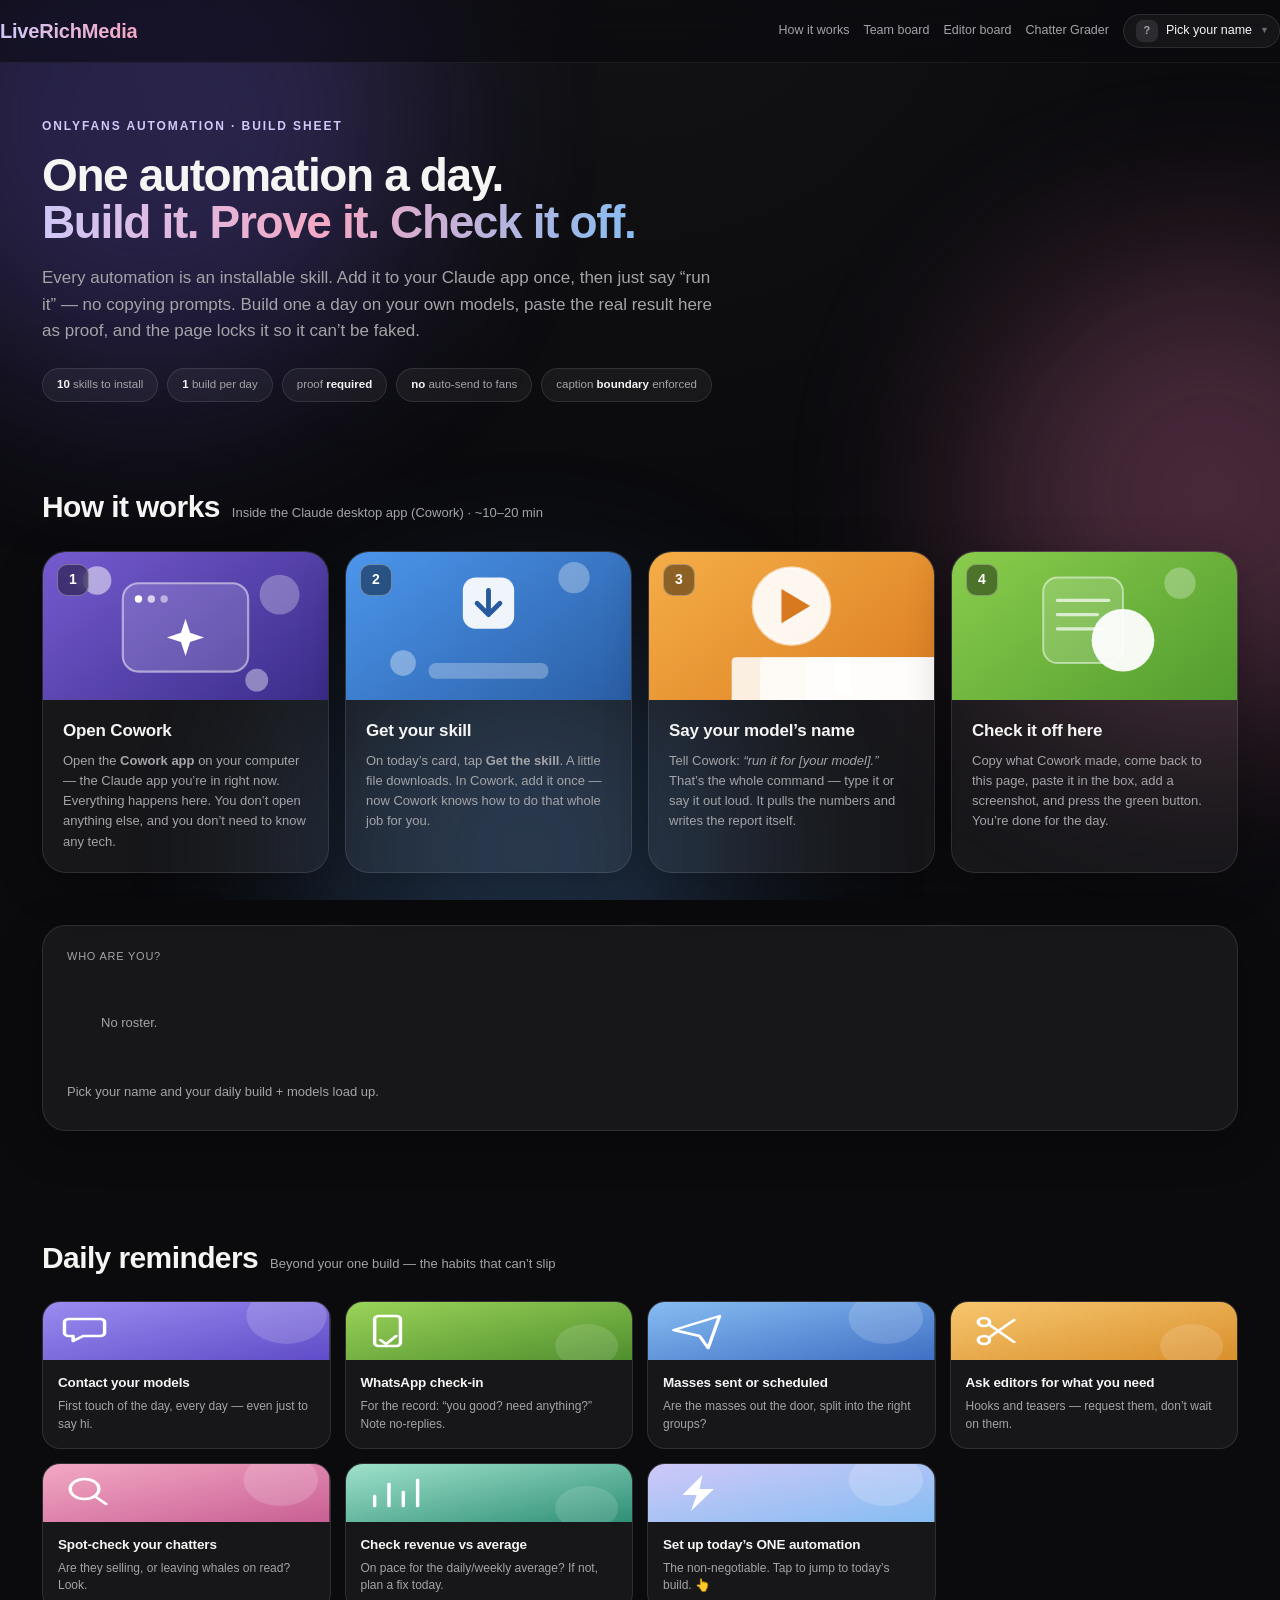
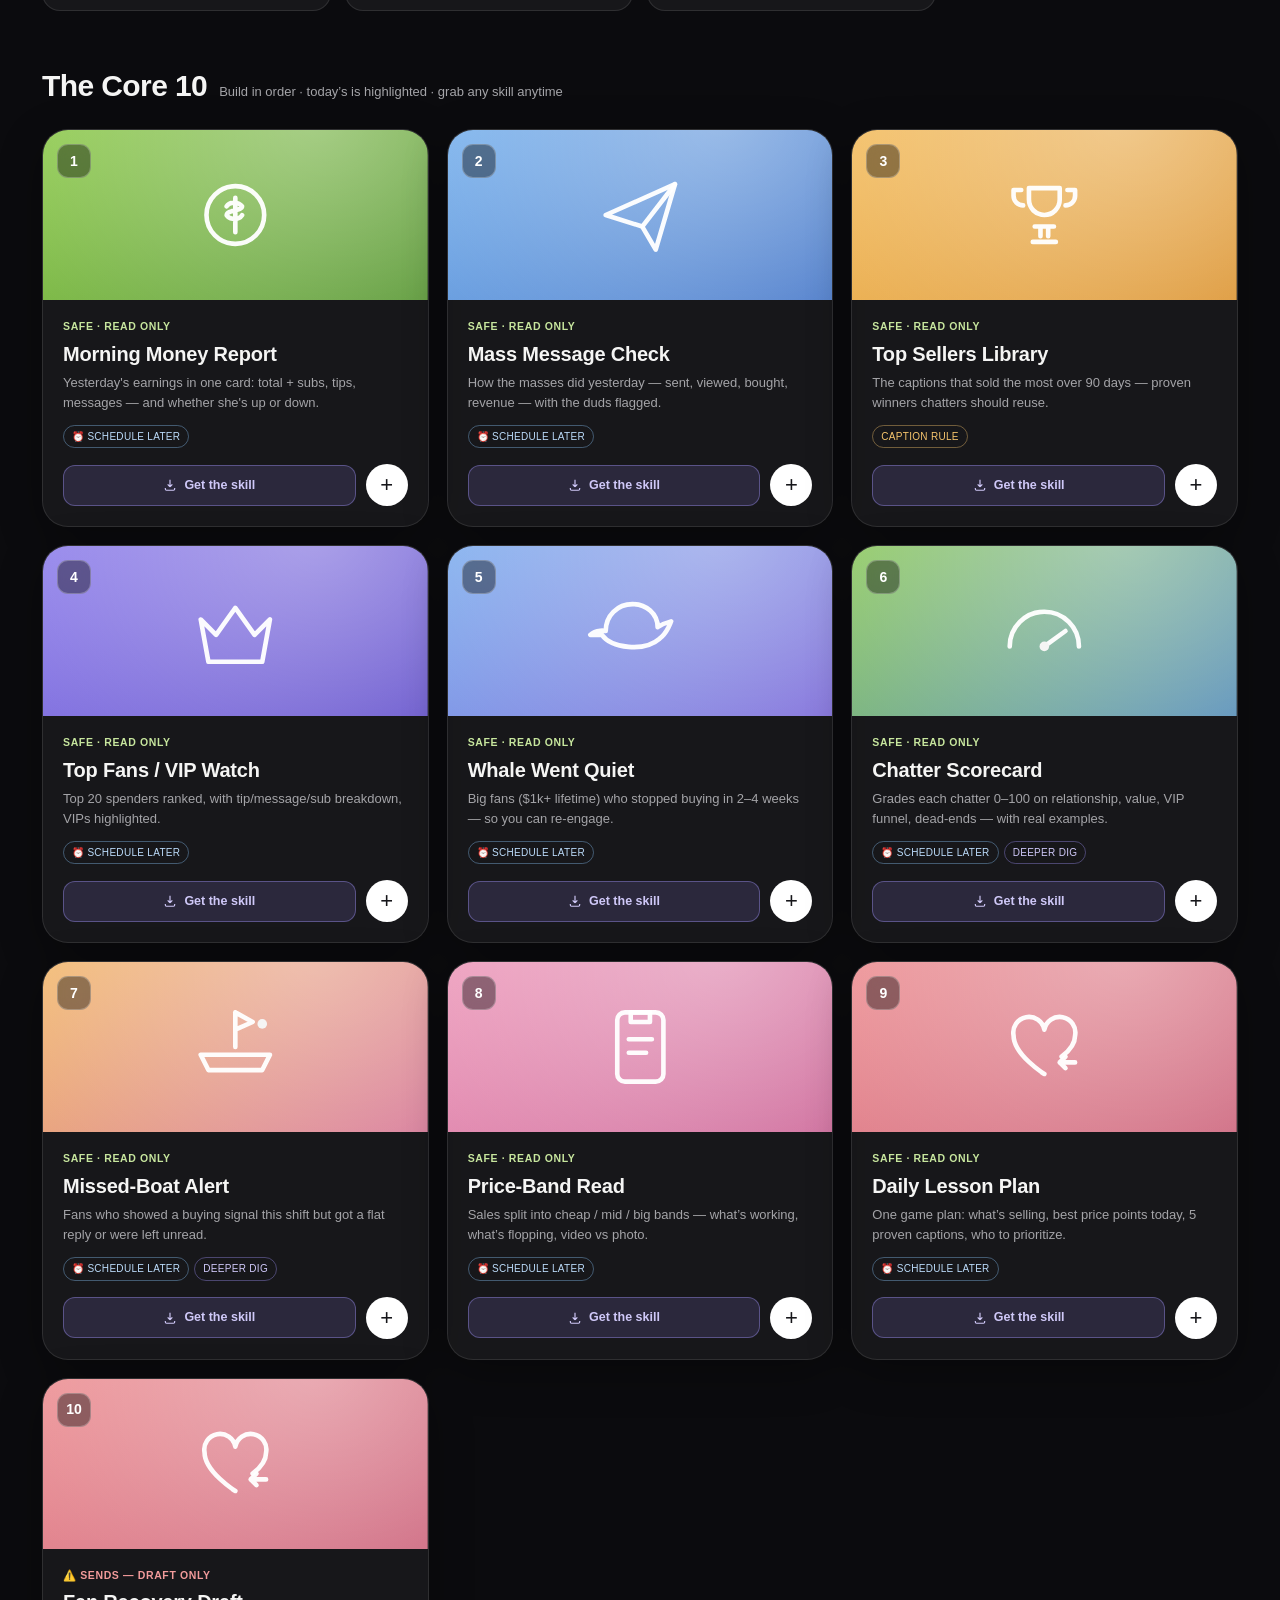
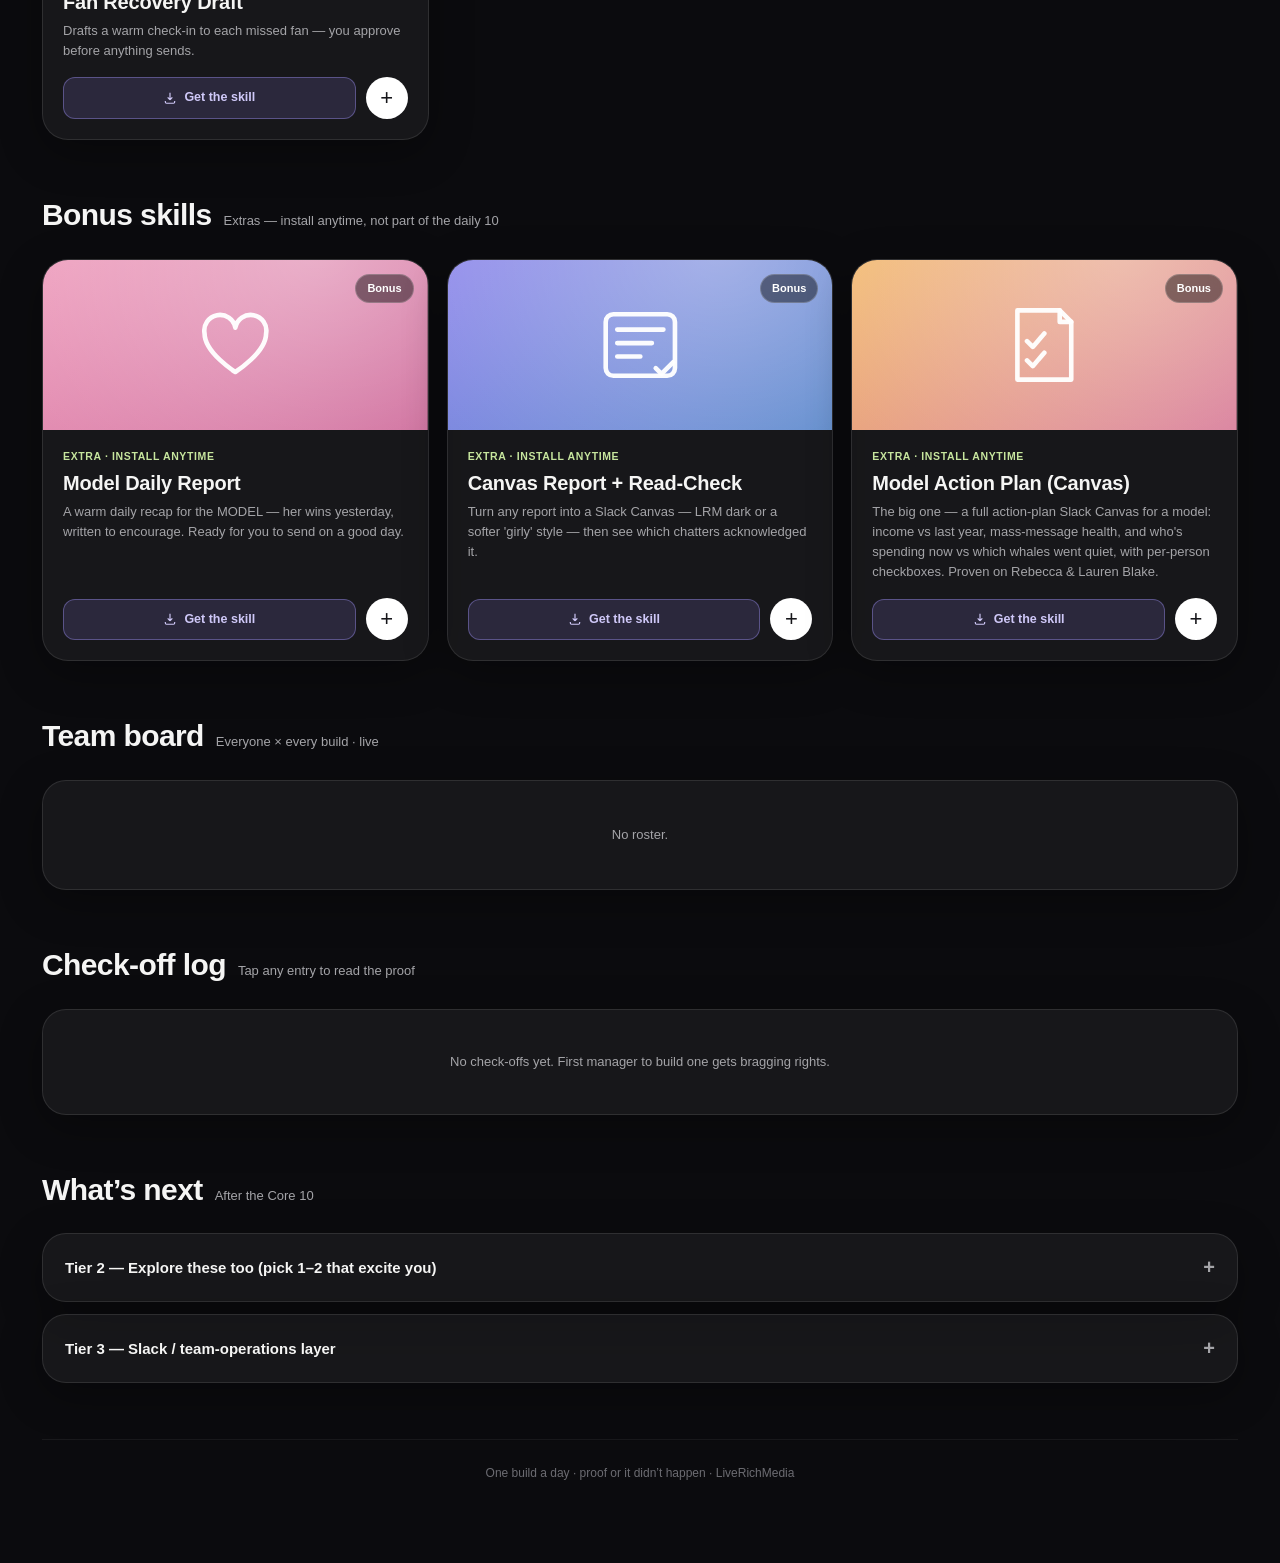
<file: index.html>
<!DOCTYPE html>
<html lang="en">
<head>
<meta charset="UTF-8">
<meta name="viewport" content="width=device-width, initial-scale=1.0">
<title>LRM Build Tracker</title>
<link rel="stylesheet" href="lrm.css">
</head>
<body>
<div class="mesh"><div class="blob b1"></div><div class="blob b2"></div><div class="blob b3"></div></div>
<div class="grain"></div>

<div class="nav">
  <div class="brand">LiveRichMedia</div>
  <div class="nav-right">
    <a class="nav-link" onclick="document.getElementById('how').scrollIntoView()">How it works</a>
    <a class="nav-link" onclick="document.getElementById('board').scrollIntoView()">Team board</a>
    <a class="nav-link" href="./editors.html">Editor board</a>
    <a class="nav-link" href="./chatter-grader.html">Chatter Grader</a>
    <div class="who-pill" onclick="document.getElementById('pick').scrollIntoView()"><span class="dot" id="navDot" style="background:rgba(255,255,255,.1);color:#a4a4a8">?</span><span id="navWho">Pick your name</span><span class="chev">▼</span></div>
  </div>
</div>

<div class="shell">
  <div class="hero reveal">
    <div class="eyebrow">OnlyFans automation · build sheet</div>
    <h1>One automation a day.<br><span class="g">Build it. Prove it. Check it off.</span></h1>
    <p class="lede">Every automation is an installable skill. Add it to your Claude app once, then just say “run it” — no copying prompts. Build one a day on your own models, paste the real result here as proof, and the page locks it so it can’t be faked.</p>
    <div class="chips">
      <span class="chip"><b>10</b> skills to install</span>
      <span class="chip"><b>1</b> build per day</span>
      <span class="chip">proof <b>required</b></span>
      <span class="chip"><b>no</b> auto-send to fans</span>
      <span class="chip">caption <b>boundary</b> enforced</span>
    </div>
  </div>

  <div class="sec reveal" id="how">
    <div class="sec-h"><h2>How it works</h2><span class="sub">Inside the Claude desktop app (Cowork) · ~10–20 min</span></div>
    <div class="how">
      <div class="stepc" style="animation-delay:0ms">
        <div class="scene"><span class="num">1</span><svg viewBox="0 0 200 148" preserveAspectRatio="xMidYMid slice" xmlns="http://www.w3.org/2000/svg"><defs><linearGradient id="hw1" x1="0" y1="0" x2="1" y2="1"><stop offset="0" stop-color="#7b5fd6"/><stop offset="1" stop-color="#352883"/></linearGradient></defs><rect width="200" height="148" fill="url(#hw1)"/><circle class="fl1" cx="38" cy="42" r="10" fill="rgba(255,255,255,.5)"/><circle class="fl2" cx="166" cy="52" r="14" fill="rgba(255,255,255,.28)"/><circle class="fl3" cx="150" cy="112" r="8" fill="rgba(255,255,255,.4)"/><rect x="56" y="44" width="88" height="62" rx="11" fill="rgba(255,255,255,.15)" stroke="rgba(255,255,255,.5)" stroke-width="1.5"/><circle cx="67" cy="55" r="2.6" fill="#fff"/><circle cx="76" cy="55" r="2.6" fill="rgba(255,255,255,.7)"/><circle cx="85" cy="55" r="2.6" fill="rgba(255,255,255,.5)"/><g class="fl4" transform="translate(100 82)" fill="#fff"><path d="M0 -13 L3.2 -3.2 L13 0 L3.2 3.2 L0 13 L-3.2 3.2 L-13 0 L-3.2 -3.2 Z"/></g></svg></div>
        <div class="sb"><h4>Open Cowork</h4><p>Open the <b>Cowork app</b> on your computer — the Claude app you’re in right now. Everything happens here. You don’t open anything else, and you don’t need to know any tech.</p></div>
      </div>
      <div class="stepc" style="animation-delay:70ms">
        <div class="scene"><span class="num">2</span><svg viewBox="0 0 200 148" preserveAspectRatio="xMidYMid slice" xmlns="http://www.w3.org/2000/svg"><defs><linearGradient id="hw2" x1="0" y1="0" x2="1" y2="1"><stop offset="0" stop-color="#4f9bf2"/><stop offset="1" stop-color="#27599f"/></linearGradient></defs><rect width="200" height="148" fill="url(#hw2)"/><circle class="fl1" cx="40" cy="100" r="9" fill="rgba(255,255,255,.35)"/><circle class="fl2" cx="160" cy="40" r="11" fill="rgba(255,255,255,.3)"/><rect x="58" y="100" width="84" height="11" rx="5" fill="rgba(255,255,255,.28)"/><g class="bob"><rect x="82" y="40" width="36" height="36" rx="9" fill="rgba(255,255,255,.92)"/><path d="M100 49 v16 M92 58 l8 8 8 -8" stroke="#27599f" stroke-width="3.4" fill="none" stroke-linecap="round" stroke-linejoin="round"/></g></svg></div>
        <div class="sb"><h4>Get your skill</h4><p>On today’s card, tap <b>Get the skill</b>. A little file downloads. In Cowork, add it once — now Cowork knows how to do that whole job for you.</p></div>
      </div>
      <div class="stepc" style="animation-delay:140ms">
        <div class="scene"><span class="num">3</span><svg viewBox="0 0 200 148" preserveAspectRatio="xMidYMid slice" xmlns="http://www.w3.org/2000/svg"><defs><linearGradient id="hw3" x1="0" y1="0" x2="1" y2="1"><stop offset="0" stop-color="#f7b24a"/><stop offset="1" stop-color="#d9791f"/></linearGradient></defs><rect width="200" height="148" fill="url(#hw3)"/><circle class="ring" cx="100" cy="60" r="27" fill="none" stroke="rgba(255,255,255,.6)" stroke-width="2"/><g class="pulse"><circle cx="100" cy="60" r="27" fill="rgba(255,255,255,.92)"/><path d="M93 48 l20 12 -20 12 z" fill="#d9791f"/></g><rect class="bar b1" x="58" y="96" width="12" height="26" rx="3" fill="rgba(255,255,255,.85)"/><rect class="bar b2" x="78" y="96" width="12" height="26" rx="3" fill="rgba(255,255,255,.7)"/><rect class="bar b3" x="110" y="96" width="12" height="26" rx="3" fill="rgba(255,255,255,.7)"/><rect class="bar b4" x="130" y="96" width="12" height="26" rx="3" fill="rgba(255,255,255,.85)"/></svg></div>
        <div class="sb"><h4>Say your model’s name</h4><p>Tell Cowork: <i>“run it for [your model].”</i> That’s the whole command — type it or say it out loud. It pulls the numbers and writes the report itself.</p></div>
      </div>
      <div class="stepc" style="animation-delay:210ms">
        <div class="scene"><span class="num">4</span><svg viewBox="0 0 200 148" preserveAspectRatio="xMidYMid slice" xmlns="http://www.w3.org/2000/svg"><defs><linearGradient id="hw4" x1="0" y1="0" x2="1" y2="1"><stop offset="0" stop-color="#8fd14f"/><stop offset="1" stop-color="#4d982c"/></linearGradient></defs><rect width="200" height="148" fill="url(#hw4)"/><circle class="fl2" cx="160" cy="44" r="11" fill="rgba(255,255,255,.28)"/><rect x="64" y="40" width="56" height="60" rx="10" fill="rgba(255,255,255,.16)" stroke="rgba(255,255,255,.5)" stroke-width="1.4"/><path d="M74 56 h36 M74 66 h28 M74 76 h32" stroke="rgba(255,255,255,.7)" stroke-width="2.4" stroke-linecap="round"/><circle cx="120" cy="84" r="22" fill="rgba(255,255,255,.94)"/><path class="check" d="M110 84 l7 7 14 -15" stroke="#4d982c" stroke-width="4.2" fill="none" stroke-linecap="round" stroke-linejoin="round"/></svg></div>
        <div class="sb"><h4>Check it off here</h4><p>Copy what Cowork made, come back to this page, paste it in the box, add a screenshot, and press the green button. You’re done for the day.</p></div>
      </div>
    </div>
  </div>

  <div class="sec reveal" id="pick">
    <div class="pickbar glass">
      <div class="pb-label">Who are you?</div>
      <div class="mgr-row" id="mgrRow"><span class="empty">Loading roster…</span></div>
      <div class="mgr-models" id="mgrModels"></div>
      <div class="mgr-note" id="mgrNote"></div>
    </div>
  </div>

  <div class="sec reveal">
    <div class="dash" id="dash"></div>
    <div class="spot glass" id="spot"></div>
  </div>

  <div class="sec reveal">
    <div class="sec-h"><h2>Daily reminders</h2><span class="sub">Beyond your one build — the habits that can’t slip</span></div>
    <div class="tier-grid">
      <div class="tcard"><div class="tart"><svg viewBox="0 0 200 58" preserveAspectRatio="none"><defs><linearGradient id="rm1" x1="0" y1="0" x2="1" y2="1"><stop offset="0" stop-color="#9a8cf0"/><stop offset="1" stop-color="#5f4cc8"/></linearGradient></defs><rect width="200" height="58" fill="url(#rm1)"/><circle cx="170" cy="14" r="28" fill="rgba(255,255,255,.16)"/><g transform="translate(16 15)" fill="none" stroke="#fff" stroke-width="2.4" stroke-linecap="round" stroke-linejoin="round"><path d="M2 2h22a3 3 0 013 3v11a3 3 0 01-3 3H12l-7 5v-5H2a3 3 0 01-3-3V5a3 3 0 013-3z"/></g></svg></div><div class="tb"><div class="tt">Contact your models</div><div class="td">First touch of the day, every day — even just to say hi.</div></div></div>
      <div class="tcard"><div class="tart"><svg viewBox="0 0 200 58" preserveAspectRatio="none"><defs><linearGradient id="rm2" x1="0" y1="0" x2="1" y2="1"><stop offset="0" stop-color="#9bd459"/><stop offset="1" stop-color="#4f8f2e"/></linearGradient></defs><rect width="200" height="58" fill="url(#rm2)"/><circle cx="168" cy="44" r="22" fill="rgba(255,255,255,.13)"/><g transform="translate(18 14)" fill="none" stroke="#fff" stroke-width="2.4" stroke-linecap="round" stroke-linejoin="round"><rect x="2" y="0" width="18" height="30" rx="3"/><path d="M6 24l4 4 7-8"/></g></svg></div><div class="tb"><div class="tt">WhatsApp check-in</div><div class="td">For the record: “you good? need anything?” Note no-replies.</div></div></div>
      <div class="tcard"><div class="tart"><svg viewBox="0 0 200 58" preserveAspectRatio="none"><defs><linearGradient id="rm3" x1="0" y1="0" x2="1" y2="1"><stop offset="0" stop-color="#86bdf2"/><stop offset="1" stop-color="#3f6fc4"/></linearGradient></defs><rect width="200" height="58" fill="url(#rm3)"/><circle cx="166" cy="16" r="26" fill="rgba(255,255,255,.16)"/><g transform="translate(16 12)" fill="none" stroke="#fff" stroke-width="2.4" stroke-linecap="round" stroke-linejoin="round"><path d="M2 16 34 2 26 34 20 22z"/></g></svg></div><div class="tb"><div class="tt">Masses sent or scheduled</div><div class="td">Are the masses out the door, split into the right groups?</div></div></div>
      <div class="tcard"><div class="tart"><svg viewBox="0 0 200 58" preserveAspectRatio="none"><defs><linearGradient id="rm4" x1="0" y1="0" x2="1" y2="1"><stop offset="0" stop-color="#f7c66e"/><stop offset="1" stop-color="#d98f2c"/></linearGradient></defs><rect width="200" height="58" fill="url(#rm4)"/><circle cx="168" cy="44" r="22" fill="rgba(255,255,255,.14)"/><g transform="translate(18 14)" fill="none" stroke="#fff" stroke-width="2.4" stroke-linecap="round" stroke-linejoin="round"><circle cx="5" cy="6" r="4"/><circle cx="5" cy="24" r="4"/><path d="M8.5 8.5 26 26M8.5 21.5 26 4"/></g></svg></div><div class="tb"><div class="tt">Ask editors for what you need</div><div class="td">Hooks and teasers — request them, don’t wait on them.</div></div></div>
      <div class="tcard"><div class="tart"><svg viewBox="0 0 200 58" preserveAspectRatio="none"><defs><linearGradient id="rm5" x1="0" y1="0" x2="1" y2="1"><stop offset="0" stop-color="#f3a8c4"/><stop offset="1" stop-color="#c85f93"/></linearGradient></defs><rect width="200" height="58" fill="url(#rm5)"/><circle cx="166" cy="16" r="26" fill="rgba(255,255,255,.16)"/><g transform="translate(17 13)" fill="none" stroke="#fff" stroke-width="2.4" stroke-linecap="round" stroke-linejoin="round"><circle cx="12" cy="12" r="10"/><path d="M19 19l8 8"/></g></svg></div><div class="tb"><div class="tt">Spot-check your chatters</div><div class="td">Are they selling, or leaving whales on read? Look.</div></div></div>
      <div class="tcard"><div class="tart"><svg viewBox="0 0 200 58" preserveAspectRatio="none"><defs><linearGradient id="rm6" x1="0" y1="0" x2="1" y2="1"><stop offset="0" stop-color="#9FE1CB"/><stop offset="1" stop-color="#2f8f76"/></linearGradient></defs><rect width="200" height="58" fill="url(#rm6)"/><circle cx="168" cy="44" r="22" fill="rgba(255,255,255,.13)"/><g transform="translate(18 12)" fill="none" stroke="#fff" stroke-width="2.4" stroke-linecap="round" stroke-linejoin="round"><path d="M2 30V20M12 30V8M22 30V16M32 30V4"/></g></svg></div><div class="tb"><div class="tt">Check revenue vs average</div><div class="td">On pace for the daily/weekly average? If not, plan a fix today.</div></div></div>
      <div class="tcard" onclick="document.getElementById('buildGrid').scrollIntoView({behavior:'smooth'})" style="cursor:pointer"><div class="tart"><svg viewBox="0 0 200 58" preserveAspectRatio="none"><defs><linearGradient id="rm7" x1="0" y1="0" x2="1" y2="1"><stop offset="0" stop-color="#cfc8f8"/><stop offset="1" stop-color="#86bdf2"/></linearGradient></defs><rect width="200" height="58" fill="url(#rm7)"/><circle cx="166" cy="16" r="26" fill="rgba(255,255,255,.18)"/><g transform="translate(22 11)" fill="#fff"><path d="M16 0 2 20h10l-4 16 16-22H14z"/></g></svg></div><div class="tb"><div class="tt">Set up today’s ONE automation</div><div class="td">The non-negotiable. Tap to jump to today’s build. 👆</div></div></div>
    </div>
  </div>

  <div class="sec reveal">
    <div class="sec-h"><h2>The Core 10</h2><span class="sub">Build in order · today’s is highlighted · grab any skill anytime</span></div>
    <div class="grid" id="buildGrid"><div class="empty">Loading…</div></div>
  </div>

  <div class="sec reveal">
    <div class="sec-h"><h2>Bonus skills</h2><span class="sub">Extras — install anytime, not part of the daily 10</span></div>
    <div class="grid" id="bonusGrid"></div>
  </div>

  <div class="sec reveal" id="board">
    <div class="sec-h"><h2>Team board</h2><span class="sub">Everyone × every build · live</span></div>
    <div class="board-wrap glass" id="boardCard"><div class="empty">Loading…</div></div>
  </div>

  <div class="sec reveal">
    <div class="sec-h"><h2>Check-off log</h2><span class="sub">Tap any entry to read the proof</span></div>
    <div class="feed glass" id="feedCard"><div class="empty">Loading…</div></div>
  </div>

  <div class="sec reveal">
    <div class="sec-h"><h2>What’s next</h2><span class="sub">After the Core 10</span></div>
    <details class="ref glass"><summary>Tier 2 — Explore these too (pick 1–2 that excite you)</summary><div class="rb" id="t2"></div></details>
    <details class="ref glass"><summary>Tier 3 — Slack / team-operations layer</summary><div class="rb" id="t3"></div></details>
  </div>

  <div class="foot">One build a day · proof or it didn’t happen · LiveRichMedia</div>
</div>

<div class="modal-bg" id="modalBg" onclick="if(event.target===this)closeModal()"><div class="modal" id="modalInner"></div></div>

<script>
const SUPA='https://hqvtbfainhtkfptglfuv.supabase.co';
const KEY='eyJhbGciOiJIUzI1NiIsInR5cCI6IkpXVCJ9.eyJpc3MiOiJzdXBhYmFzZSIsInJlZiI6ImhxdnRiZmFpbmh0a2ZwdGdsZnV2Iiwicm9sZSI6ImFub24iLCJpYXQiOjE3NzE2MTI2NjEsImV4cCI6MjA4NzE4ODY2MX0.ZCxTY3aslMdcBuy3QNl5IVR4dTWn7SRM5SvkmdUgAT4';
const H={'apikey':KEY,'Authorization':'Bearer '+KEY,'Accept-Profile':'build_tracker','Content-Profile':'build_tracker'};
const MIN_PROOF=40;
const SKILL_BASE='https://liverichtravel.github.io/lrm-build-tracker/skills/';

/* ---- per-skill art (gradient + glyph) ---- */
const ICON={
 b1:['#9bd459','#4f8f2e','<circle cx="32" cy="32" r="15"/><path d="M32 23v18M27.5 27.5a4.5 3.5 0 018 0c0 2.6-8 1.6-8 4.6a4.5 3.5 0 008 0"/>'],
 b2:['#86bdf2','#3f6fc4','<path d="M14 32 50 16 40 50 33 38z"/><path d="M33 38 50 16"/>'],
 b3:['#f7c66e','#d98f2c','<path d="M24 18h16v6a8 8 0 01-16 0zM20 19h-4v3a5 5 0 005 5M44 19h4v3a5 5 0 01-5 5M27 38h10M30 38v5M34 38v5M26 46h12"/>'],
 b4:['#9a8cf0','#5f4cc8','<path d="M14 26l8 8 10-14 10 14 8-8-4 22H18z"/>'],
 b5:['#86bdf2','#7b5fd6','<path d="M12 34c5 7 22 9 30 2 4-3 6-9 6-9-4 1-7 3-7 3 0-7-6-12-13-12-8 0-14 6-14 14 0 0-5-1-8 2zM41 28v.1"/>'],
 b6:['#9bd459','#4f86c6','<path d="M14 40a18 18 0 1136 0" /><path d="M32 40l11-8"/><circle cx="32" cy="40" r="2.5" fill="currentColor" stroke="none"/>'],
 b7:['#f7c66e','#d36f9e','<path d="M14 36h36l-4 8H18zM32 14v18M32 14l9 5-9 4" /><circle cx="46" cy="20" r="2.5" fill="currentColor" stroke="none"/>'],
 b8:['#9a8cf0','#d36f9e','<path d="M14 46V30M26 46V20M38 46V34M50 46V24"/>'],
 b9:['#f3a8c4','#c85f93','<rect x="20" y="14" width="24" height="36" rx="4"/><path d="M27 14h10v5H27zM26 28h12M26 35h9"/>'],
 b8s:['','',''],
 b10:['#f29b9b','#c85f7a','<path d="M32 46S16 36 16 26a8 8 0 0116-3 8 8 0 0116 3c0 4-3 8-7 11"/><path d="M40 40h8M40 40l3-3M40 40l3 3"/>']
};
function artSVG(b,big){
  const ic=ICON[b.id]||['#9a8cf0','#5f4cc8','<circle cx="32" cy="32" r="14"/>'];
  return `<svg viewBox="0 0 200 ${big?150:170}" preserveAspectRatio="xMidYMid slice" xmlns="http://www.w3.org/2000/svg">
    <defs>
      <linearGradient id="g-${b.id}${big?'m':''}" x1="0" y1="0" x2="1" y2="1">
        <stop offset="0" stop-color="${ic[0]}"/><stop offset="1" stop-color="${ic[1]}"/>
      </linearGradient>
      <radialGradient id="rg-${b.id}${big?'m':''}" cx="0.7" cy="0.2" r="0.9">
        <stop offset="0" stop-color="rgba(255,255,255,.35)"/><stop offset="1" stop-color="rgba(255,255,255,0)"/>
      </radialGradient>
    </defs>
    <rect width="200" height="${big?150:170}" fill="url(#g-${b.id}${big?'m':''})"/>
    <rect width="200" height="${big?150:170}" fill="url(#rg-${b.id}${big?'m':''})"/>
    <g transform="translate(${100-32} ${(big?75:85)-32})" fill="none" stroke="rgba(255,255,255,.96)" stroke-width="2.4" stroke-linecap="round" stroke-linejoin="round">${ic[2]}</g>
  </svg>`;
}

const BUILDS=[
 {id:'b1',day:1,name:'Morning Money Report',skill:'of-morning-money',sched:true,deep:false,sends:false,caption:false,
  does:"Yesterday's earnings in one card: total + subs, tips, messages — and whether she's up or down.",
  prompt:"Run my Morning Money skill for [model] (yesterday's earnings: total, subs, tips, messages, up or down vs the day before, LRM style).",
  endpoint:'getEarnings, getEarningsOverview',result:'A dark LRM card with total earnings, the breakdown, and an up/down arrow vs the prior day.'},
 {id:'b2',day:2,name:'Mass Message Check',skill:'of-mass-check',sched:true,deep:false,sends:false,caption:false,
  does:'How the masses did yesterday — sent, viewed, bought, revenue — with the duds flagged.',
  prompt:"Run my Mass Message Check skill for [model] (yesterday's masses: sent, viewed, bought, revenue; flag the duds).",
  endpoint:'massMessages, getMassMessageOverview',result:'A list of yesterday’s masses with sent/viewed/bought/revenue and the duds flagged.'},
 {id:'b3',day:3,name:'Top Sellers Library',skill:'of-top-sellers',sched:false,deep:false,sends:false,caption:true,
  does:'The captions that sold the most over 90 days — proven winners chatters should reuse.',
  prompt:"Run my Top Sellers skill for [model] (top 20 captions by number of sales over 90 days). Study only — no explicit wording.",
  endpoint:'massMessages (filter by purchases)',result:'A top-20 list of proven captions with how many times each sold.'},
 {id:'b4',day:4,name:'Top Fans / VIP Watch',skill:'of-vip-watch',sched:true,deep:false,sends:false,caption:false,
  does:'Top 20 spenders ranked, with tip/message/sub breakdown, VIPs highlighted.',
  prompt:"Run my VIP Watch skill for [model] (top 20 spenders, tips/messages/subs breakdown, VIPs highlighted).",
  endpoint:'listTopFans',result:'A ranked top-20 spender card with the breakdown and VIPs marked.'},
 {id:'b5',day:5,name:'Whale Went Quiet',skill:'of-whale-quiet',sched:true,deep:false,sends:false,caption:false,
  does:'Big fans ($1k+ lifetime) who stopped buying in 2–4 weeks — so you can re-engage.',
  prompt:"Run my Whale Went Quiet skill for [model] ($1k+ lifetime fans who haven't bought in 2–4 weeks, with their old spend).",
  endpoint:'listTopFans + transaction history',result:'A short list of lapsed whales with names and their old spend.'},
 {id:'b6',day:6,name:'Chatter Scorecard',skill:'of-chatter-scorecard',sched:true,deep:true,sends:false,caption:false,
  does:'Grades each chatter 0–100 on relationship, value, VIP funnel, dead-ends — with real examples.',
  prompt:"Run my Chatter Scorecard skill for [model] (grade each chatter 0–100 on relationship, value, VIP funnel, no dead-ends; 3 good + 3 bad real examples).",
  endpoint:'directMessages',result:'A scorecard per chatter (0–100) with three good and three bad real message examples.'},
 {id:'b7',day:7,name:'Missed-Boat Alert',skill:'of-missed-boat',sched:true,deep:true,sends:false,caption:false,
  does:'Fans who showed a buying signal this shift but got a flat reply or were left unread.',
  prompt:"Run my Missed-Boat skill for [model] (this shift's fans who showed a buying signal but got a flat reply or were left unread).",
  endpoint:'directMessages',result:'A list of buying-signal fans who slipped through this shift.'},
 {id:'b9',day:8,name:'Price-Band Read',skill:'of-price-band',sched:true,deep:false,sends:false,caption:false,
  does:'Sales split into cheap / mid / big bands — what’s working, what’s flopping, video vs photo.',
  prompt:"Run my Price-Band skill for [model] (last 3 weeks split into cheap/mid/big bands: what's selling, what's flopping, video vs photo).",
  endpoint:'massMessages, getEarnings',result:'A price-band breakdown showing winners, flops, and video-vs-photo demand.'},
 {id:'b10',day:9,name:'Daily Lesson Plan',skill:'of-daily-lesson',sched:true,deep:false,sends:false,caption:false,
  does:'One game plan: what’s selling, best price points today, 5 proven captions, who to prioritize.',
  prompt:"Run my Daily Lesson Plan skill for [model] (what's selling now, best price points today, 5 proven captions, fans to prioritize).",
  endpoint:'combines Mass Check, Top Sellers, VIP Watch, Price-Band',result:'A one-card game plan: what to push, price points, 5 captions, fans to prioritize.'},
 {id:'b8',day:10,name:'Fan Recovery Draft',skill:'of-fan-recovery',sched:false,deep:false,sends:true,caption:false,
  does:'Drafts a warm check-in to each missed fan — you approve before anything sends.',
  prompt:"Run my Fan Recovery skill for [model] (draft a check-in for each missed fan). Show me the drafts — DO NOT send until I approve.",
  endpoint:'directMessages (read) → sendMessage (only after approval)',result:'A set of draft check-in messages, one per fan — nothing sent. You review, then approve each.'}
];
/* map b8 art to its real key */
ICON['b8']=ICON['b10']; // fan recovery uses heart glyph

const BONUS=[
 {id:'x1',name:'Model Daily Report',skill:'of-model-daily-report',sends:false,
  does:"A warm daily recap for the MODEL — her wins yesterday, written to encourage. Ready for you to send on a good day.",
  prompt:"Run my Model Daily Report skill for [model]. Pull yesterday's earnings and wins, write a warm recap I can send her — lead with the good news if she's up. Draft only, I'll send it.",
  endpoint:'getEarnings, getMassMessageOverview, listTopFans',result:'A warm, on-brand recap addressed to the model — draft only, you send it.'},
 {id:'x2',name:'Canvas Report + Read-Check',skill:'of-canvas-report',sends:false,
  does:"Turn any report into a Slack Canvas — LRM dark or a softer 'girly' style — then see which chatters acknowledged it.",
  prompt:"Run my Canvas Report skill: turn [this report] into a Slack Canvas for [channel] in [LRM dark / soft girly] style, then tell me which chatters acknowledged it.",
  endpoint:'Slack canvas + reactions (acknowledgement)',result:'A Slack Canvas in your chosen style + a who-acknowledged / who-hasn’t list.'},
 {id:'x3',name:'Model Action Plan (Canvas)',skill:'of-model-action-plan',sends:true,featured:true,
  does:"The big one — a full action-plan Slack Canvas for a model: income vs last year, mass-message health, and who's spending now vs which whales went quiet, with per-person checkboxes. Proven on Rebecca & Lauren Blake.",
  prompt:"Make an action plan for [model]: build the team Canvas with income vs last year, mass-message health, the whale spending breakdown (paying now vs gone quiet), and per-person checkboxes. Confirm the channel before posting.",
  endpoint:'OnlyFans API + Slack (confirm channel, then post)',result:'A posted team Canvas with the diagnosis, the quiet-whale assignment, and check-off boxes for the model, chatters, and manager.'}];
ICON['x1']=['#f3a8c4','#c85f93','<path d="M32 46S16 36 16 26a8 8 0 0116-3 8 8 0 0116 3c0 10-16 20-16 20z"/>'];
ICON['x2']=['#9a8cf0','#4f86c6','<rect x="14" y="16" width="36" height="32" rx="4"/><path d="M20 24h24M20 31h18M20 38h12"/><path d="M40 44l3 3 6-6"/>'];
ICON['x3']=['#f7c66e','#d36f9e','<path d="M18 14h22l6 6v30H18z"/><path d="M40 14v6h6"/><path d="M23 30l3 3 6-7M23 40l3 3 6-7"/>'];
const byBonus=id=>BONUS.find(x=>x.id===id);

const T2=[['Spender tier auto-sorter','group every fan cheap/mid/whale so masses hit the right list'],['Refund & chargeback watch ⏰','flag disputes/refunds as they hit'],['First-time buyer catcher','spot a fan’s first-ever purchase so chatters pounce'],['Tip-chaser','fans who tip but don’t buy PPV (and vice versa)'],['Shift-over-shift comparison ⏰','same chatter vs their own normal; catch slipping early'],['Response-time check','how long fans wait for a reply'],['Unsent-content tracker','flag what should’ve been unsent and wasn’t'],['Dead-conversation reviver','fans who went quiet mid-chat, never closed'],['Content gap finder','what’s selling that we’re low on → ask model to shoot'],['OFTV / promo countdown prep','pull what worked last promo'],['Holiday & event calendar ⏰','auto-remind ahead of holidays/paydays'],['Best-performing post finder','which wall posts drove subs; repost winners'],['Caption help — the RIGHT way','study top captions & why they worked, suggest non-explicit angles. No explicit wording, ever.'],['Voice note → game plan','speak it, get a clean written plan'],['Daily viral-topics feed ⏰','trending things to talk about, into Slack'],['Shift summarizer','auto-summarize a chatter’s shift'],['Model check-in drafts','draft WhatsApp check-ins'],['Model performance report','the report you send each model'],['Manager’s morning briefing ⏰','ALL her accounts in one card'],['"What changed" detector','model dropped? compare to her best week, name what slacked'],['Win-back list','lapsed whales across all her models, ready to re-engage']];
const T3=[['Morning Slack sweep ⏰','overnight @s, urgent or unanswered messages, newspaper-style · safe read'],['Unanswered-message catcher ⏰','chatter question or model message sitting with no reply · safe read'],['Clock-out report check ⏰','who didn’t leave their end-of-shift report · safe read'],['Problem triage','simple & known → handle; real problem → flag, don’t guess · draft-and-confirm'],['Scheduled chatter check-ins ⏰','"you good? need anything?" mid-shift · simple = auto-send OK'],['Score-request reminders ⏰','auto-ping chatters to send scores X min into shift'],['Encouragement / morale pings ⏰','positive note on a good shift, gentle nudge on a slow one'],['Daily viral-topics drop ⏰','trending topics into the team channel'],['⚠️ Build note','auto-firing on a schedule needs the hosted job layer (cron/agent) — Slack Workflow Builder covers fixed-time pings only.']];

const AV=[['#cfc8f8','#26215C'],['#bcdcfb','#042C53'],['#f3a8c4','#4B1528'],['#f7c66e','#412402'],['#c7e69e','#173404'],['#9FE1CB','#04342C'],['#F0997B','#4A1B0C'],['#B4B2A9','#2C2C2A']];
let roster=[],checkoffs=[],selMgr=localStorage.getItem('bs_manager')||null;
const laToday=()=>new Date().toLocaleDateString('en-CA',{timeZone:'America/Los_Angeles'});
const esc=s=>{const d=document.createElement('div');d.textContent=s==null?'':String(s);return d.innerHTML;};
const fmtDate=d=>{const[y,m,dd]=d.split('-');return new Date(+y,+m-1,+dd).toLocaleDateString('en-US',{month:'short',day:'numeric'});};
const avatarFor=n=>{let h=0;for(const c of n)h=(h*31+c.charCodeAt(0))>>>0;return AV[h%AV.length];};
const byId=id=>BUILDS.find(b=>b.id===id);

async function loadData(){
  try{
    const[r1,r2]=await Promise.all([
      fetch(SUPA+'/rest/v1/build_sheet_roster?select=*&active=eq.true&order=sort',{headers:H}),
      fetch(SUPA+'/rest/v1/build_sheet_checkoffs?select=*&order=created_at.desc',{headers:H})]);
    roster=await r1.json();checkoffs=await r2.json();
    if(!Array.isArray(roster))roster=[];if(!Array.isArray(checkoffs))checkoffs=[];
  }catch(e){roster=[];checkoffs=[];}
  renderAll();
}
const mgrChecks=m=>checkoffs.filter(c=>c.manager===m);
const doneBuild=(m,b)=>checkoffs.find(c=>c.manager===m&&c.build_id===b);
const doneToday=m=>checkoffs.find(c=>c.manager===m&&c.checked_date===laToday());
const nextBuild=m=>{for(const b of BUILDS)if(!doneBuild(m,b.id))return b;return null;};

function renderAll(){renderMgrs();renderNav();renderDash();renderSpot();renderGrid();renderBonus();renderBoard();renderFeed();renderRef();observeReveals();}

function renderNav(){const dot=document.getElementById('navDot'),who=document.getElementById('navWho');
  if(selMgr){const a=avatarFor(selMgr);dot.style.background=a[0];dot.style.color=a[1];dot.textContent=selMgr[0];who.textContent=selMgr;}
  else{dot.style.background='rgba(255,255,255,.1)';dot.style.color='#a4a4a8';dot.textContent='?';who.textContent='Pick your name';}}
function renderMgrs(){
  document.getElementById('mgrRow').innerHTML=roster.map(r=>`<button class="mgr-chip${r.manager===selMgr?' sel':''}" onclick="pickMgr('${esc(r.manager)}')">${esc(r.manager)}</button>`).join('')||'<span class="empty">No roster.</span>';
  const r=roster.find(x=>x.manager===selMgr);
  document.getElementById('mgrModels').innerHTML=r?'<b>Your models:</b> '+r.models.map(esc).join(' · '):'Pick your name and your daily build + models load up.';
  document.getElementById('mgrNote').textContent=r&&r.note?'⚠ '+r.note:'';}
function pickMgr(m){selMgr=m;localStorage.setItem('bs_manager',m);renderAll();document.getElementById('pick').scrollIntoView({behavior:'smooth'});}

function renderDash(){const el=document.getElementById('dash');if(!selMgr){el.innerHTML='';return;}
  const mine=mgrChecks(selMgr).length,tToday=checkoffs.filter(c=>c.checked_date===laToday()).length,total=checkoffs.length;
  el.innerHTML=`
   <div class="dcard glass g1"><div class="glow"></div><div class="label">${esc(selMgr)} — your progress</div><div class="big">${mine}/10</div>
     <div class="pbar"><i style="width:${mine*10}%"></i></div><div class="small" style="margin-top:9px">${10-mine} build${10-mine===1?'':'s'} left in the Core 10</div></div>
   <div class="dcard glass g2"><div class="glow"></div><div class="label">Team built today</div><div class="big">${tToday}/${roster.length}</div><div class="small">${fmtDate(laToday())}</div></div>
   <div class="dcard glass g3"><div class="glow"></div><div class="label">Total proven</div><div class="big">${total}</div><div class="small">of ${roster.length*10} across the team</div></div>`;}

function renderSpot(){const el=document.getElementById('spot');if(!selMgr){el.className='spot glass';el.innerHTML='';return;}
  const dt=doneToday(selMgr),nb=nextBuild(selMgr);
  if(dt){el.className='spot glass show done-state';el.innerHTML=`<div class="kicker">✓ Today is done</div><h3>Nice — you built “${esc(dt.build_name)}”</h3><p class="does">Your next build unlocks tomorrow. Check the team board to see how everyone else is doing.</p>`;}
  else if(nb){el.className='spot glass show';el.innerHTML=`<div class="kicker">Today’s build · #${nb.day} of 10</div><h3>${esc(nb.name)}</h3><p class="does">${esc(nb.does)}</p><button class="spot-btn" onclick="openBuild('${nb.id}')">Open today’s build →</button>`;}
  else{el.className='spot glass show done-state';el.innerHTML=`<div class="kicker">🏁 Tier 1 complete</div><h3>All 10 built and proven</h3><p class="does">Pick 1–2 from Tier 2 that excite you.</p>`;}}

function renderGrid(){const el=document.getElementById('buildGrid');
  const nb=selMgr?nextBuild(selMgr):null,dt=selMgr?doneToday(selMgr):null;
  el.innerHTML=BUILDS.map(b=>{
    const done=selMgr?doneBuild(selMgr,b.id):null;
    const isToday=selMgr&&nb&&nb.id===b.id&&!dt;
    const locked=selMgr&&!done&&!isToday;
    let state='';
    if(done)state=`<span class="statechip ok">✓ ${fmtDate(done.checked_date)}</span>`;
    else if(isToday)state=`<span class="statechip tdy">Today</span>`;
    else if(locked)state=`<span class="statechip lk">🔒</span>`;
    let mb='';
    if(b.sched)mb+='<span class="mb sched">⏰ schedule later</span>';
    if(b.deep)mb+='<span class="mb deep">deeper dig</span>';
    if(b.caption)mb+='<span class="mb cap">caption rule</span>';
    const dl=`<svg viewBox="0 0 24 24" fill="none" stroke="currentColor" stroke-width="2"><path d="M12 3v12m0 0l-4-4m4 4l4-4M4 17v2a2 2 0 002 2h12a2 2 0 002-2v-2"/></svg>`;
    return `<div class="card${isToday?' today':''}${done?' done':''}${locked?' locked':''}" style="animation-delay:${BUILDS.indexOf(b)*45}ms" onclick="openBuild('${b.id}')">
      <div class="art">${artSVG(b,false)}<span class="daychip">${b.day}</span>${state}</div>
      <div class="cbody">
        <div class="kick ${b.sends?'sends':'safe'}">${b.sends?'⚠️ Sends — draft only':'Safe · read only'}</div>
        <div class="ctitle">${esc(b.name)}</div>
        <div class="cdesc">${esc(b.does)}</div>
        ${mb?`<div class="minibadges">${mb}</div>`:''}
        <div class="cfoot">
          <a class="skill-btn" href="${SKILL_BASE}${b.skill}.skill" download onclick="event.stopPropagation()">${dl} Get the skill</a>
          <button class="plus${locked?' lk':''}" onclick="event.stopPropagation();openBuild('${b.id}')" title="Open">${locked?'🔒':'+'}</button>
        </div>
      </div>
    </div>`;
  }).join('');
}

function renderBonus(){const el=document.getElementById('bonusGrid');if(!el)return;
  const dl=`<svg viewBox="0 0 24 24" fill="none" stroke="currentColor" stroke-width="2"><path d="M12 3v12m0 0l-4-4m4 4l4-4M4 17v2a2 2 0 002 2h12a2 2 0 002-2v-2"/></svg>`;
  el.innerHTML=BONUS.map((b,i)=>`<div class="card" style="animation-delay:${i*45}ms" onclick="openInfo('${b.id}')">
    <div class="art">${artSVG(b,false)}<span class="statechip" style="color:#fff">Bonus</span></div>
    <div class="cbody">
      <div class="kick safe">Extra · install anytime</div>
      <div class="ctitle">${esc(b.name)}</div>
      <div class="cdesc">${esc(b.does)}</div>
      <div class="cfoot">
        <a class="skill-btn" href="${SKILL_BASE}${b.skill}.skill" download onclick="event.stopPropagation()">${dl} Get the skill</a>
        <button class="plus" onclick="event.stopPropagation();openInfo('${b.id}')" title="Open">+</button>
      </div>
    </div></div>`).join('');
}
function openInfo(id){
  const b=byBonus(id); if(!b)return;
  const dl=`<svg viewBox="0 0 24 24" fill="none" stroke="currentColor" stroke-width="2"><path d="M12 3v12m0 0l-4-4m4 4l4-4M4 17v2a2 2 0 002 2h12a2 2 0 002-2v-2"/></svg>`;
  const hp=esc(b.prompt).replace(/\[model\]/g,'<span class="hl">[model]</span>').replace(/\[channel\]/g,'<span class="hl">[channel]</span>').replace(/\[this report\]/g,'<span class="hl">[this report]</span>').replace(/\[LRM dark \/ soft girly\]/g,'<span class="hl">[LRM dark / soft girly]</span>');
  document.getElementById('modalInner').innerHTML=`
    <div class="m-art">${artSVG(b,true)}<button class="m-close" onclick="closeModal()">✕</button></div>
    <div class="m-body">
      <h3>${esc(b.name)}</h3><div class="mdesc">${esc(b.does)}</div>
      <div class="m-badges"><span class="badge safe">Bonus · not part of the daily 10</span></div>
      <a class="m-skill" href="${SKILL_BASE}${b.skill}.skill" download>${dl} Get the skill</a>
      <div class="run"><div class="rt">How to run it</div><ol>
        <li><span class="h">Install the skill</span><span class="d">Tap <span class="ps">Get the skill</span>, add the <code>.skill</code> file in your Claude app.</span></li>
        <li><span class="h">Tell Claude to run it</span><span class="d">It builds: <i>${esc(b.result)}</i></span></li>
      </ol>
      <div class="prompt-box"><div class="pl">Say this to Claude — tap copy</div><div class="pt">${hp}</div><button class="copy" onclick="copyBonus('${b.id}',this)">Copy</button></div>
      <div class="endpoint">Uses: <code>${esc(b.endpoint)}</code></div>
      ${id==='x2'?'<div class="warn cap"><b>Read-check, honestly:</b> Slack can’t prove a silent view. This checks who reacted ✅ / tapped acknowledge — that part is provable.</div>':'<div class="warn snd"><b>Goes to the model, not fans.</b> Draft only — you send it yourself.</div>'}
      </div>
    </div>`;
  document.getElementById('modalBg').classList.add('open');document.body.style.overflow='hidden';
}
function copyBonus(id,btn){navigator.clipboard.writeText(byBonus(id).prompt).then(()=>{btn.textContent='Copied ✓';setTimeout(()=>btn.textContent='Copy',1500);});}

/* ---- modal ---- */
function openBuild(id){
  const b=byId(id); if(!b)return;
  const done=selMgr?doneBuild(selMgr,id):null;
  const nb=selMgr?nextBuild(selMgr):null, dt=selMgr?doneToday(selMgr):null;
  const isToday=selMgr&&nb&&nb.id===id&&!dt;
  const locked=selMgr&&!done&&!isToday;
  const dl=`<svg viewBox="0 0 24 24" fill="none" stroke="currentColor" stroke-width="2"><path d="M12 3v12m0 0l-4-4m4 4l4-4M4 17v2a2 2 0 002 2h12a2 2 0 002-2v-2"/></svg>`;
  let badges=`<span class="badge ${b.sends?'sends':'safe'}">${b.sends?'⚠️ Sends — draft only':'Safe · read only'}</span>`;
  if(b.sched)badges+='<span class="badge sched">⏰ schedule after proven</span>';
  if(b.deep)badges+='<span class="badge deep">deeper dig · slower</span>';
  if(b.caption)badges+='<span class="badge cap">caption boundary</span>';
  const hp=esc(b.prompt).replace(/\[model\]/g,'<span class="hl">[model]</span>');
  let mid='';
  if(!selMgr){
    mid=`<div class="lockmsg">Pick your name at the top of the page first, then open today’s build.</div>`;
  } else if(done){
    mid=`<div class="proof"><div class="pm">✓ Proof · checked off ${fmtDate(done.checked_date)}</div><pre>${esc(done.proof_text)}</pre>${done.screenshot_url?`<a href="${esc(done.screenshot_url)}" target="_blank">View screenshot →</a>`:''}</div>`;
  } else if(isToday){
    mid=`<div class="run"><div class="rt">How to run this build</div><ol>
        <li><span class="h">Install the skill</span><span class="d">Tap <span class="ps">Get the skill</span> below, then add the <code>.skill</code> file in your Claude app.</span></li>
        <li><span class="h">Turn on the OnlyFans connector</span><span class="d">In Claude, make sure OnlyFans is connected.</span></li>
        <li><span class="h">Tell Claude to run it</span><span class="d">Swap <code>[model]</code> for one of your own. It builds: <i>${esc(b.result)}</i></span></li>
        <li><span class="h">Paste the result as proof</span><span class="d">Copy what Claude gave you into the box, add a screenshot, check it off.</span></li>
      </ol>
      <div class="prompt-box"><div class="pl">Say this to Claude — tap copy</div><div class="pt">${hp}</div><button class="copy" onclick="copyPrompt('${b.id}',this)">Copy</button></div>
      <div class="endpoint">Pulls from: <code>${esc(b.endpoint)}</code></div>
      ${b.caption?'<div class="warn cap"><b>Caption boundary:</b> study captions and why they worked only. Claude will NOT write explicit wording — this protects the account from bans.</div>':''}
      ${b.sends?'<div class="warn snd"><b>⚠️ This one can send.</b> It only drafts. Nothing goes to a fan until you personally approve each message.</div>':''}
    </div>
    <div class="form">
      <div class="fl">Proof — paste what Claude actually gave you (min ${MIN_PROOF} characters)</div>
      <textarea id="m-proof" placeholder="Paste the report Claude produced when you ran the skill…" oninput="mCount()"></textarea>
      <div class="cc" id="m-cc">0 / ${MIN_PROOF}</div>
      <div class="filerow"><span class="fl" style="margin:0">Screenshot (encouraged)</span><input type="file" id="m-shot" accept="image/*"></div>
      <button class="submit" id="m-btn" onclick="submitCheckoff('${b.id}')">Check it off ✓</button>
      <div class="fmsg" id="m-msg"></div>
    </div>`;
  } else if(locked){
    const need=nb?nb.day:'?';
    mid=`<div class="prompt-box"><div class="pl">Say this to Claude (once it’s your turn)</div><div class="pt">${hp}</div><button class="copy" onclick="copyPrompt('${b.id}',this)">Copy</button></div>
      <div class="lockmsg">🔒 This unlocks after you finish build #${need}. You build one a day, in order — but you can install this skill now so it’s ready.</div>`;
  }
  document.getElementById('modalInner').innerHTML=`
    <div class="m-art">${artSVG(b,true)}<button class="m-close" onclick="closeModal()">✕</button></div>
    <div class="m-body">
      <h3>${esc(b.name)}</h3>
      <div class="mdesc">${esc(b.does)}</div>
      <div class="m-badges">${badges}</div>
      <a class="m-skill" href="${SKILL_BASE}${b.skill}.skill" download>${dl} Get the skill</a>
      ${mid}
    </div>`;
  document.getElementById('modalBg').classList.add('open');
  document.body.style.overflow='hidden';
}
function closeModal(){document.getElementById('modalBg').classList.remove('open');document.body.style.overflow='';}
document.addEventListener('keydown',e=>{if(e.key==='Escape')closeModal();});
function mCount(){const t=document.getElementById('m-proof').value.trim(),cc=document.getElementById('m-cc');cc.textContent=t.length+' / '+MIN_PROOF;cc.className='cc'+(t.length>=MIN_PROOF?' ok':'');}
function copyPrompt(id,btn){navigator.clipboard.writeText(byId(id).prompt).then(()=>{btn.textContent='Copied ✓';setTimeout(()=>btn.textContent='Copy',1500);});}

async function submitCheckoff(id){
  const b=byId(id),msg=document.getElementById('m-msg'),btn=document.getElementById('m-btn');
  const proof=document.getElementById('m-proof').value.trim();
  if(!selMgr){msg.className='fmsg err';msg.textContent='Pick your name first.';return;}
  if(proof.length<MIN_PROOF){msg.className='fmsg err';msg.textContent='Proof too short — paste the real result ('+MIN_PROOF+'+ characters).';return;}
  btn.disabled=true;msg.className='fmsg';msg.textContent='Submitting…';let url=null;
  try{
    const fe=document.getElementById('m-shot');
    if(fe.files&&fe.files[0]){const f=fe.files[0],ext=(f.name.split('.').pop()||'png').toLowerCase().replace(/[^a-z0-9]/g,'');
      const path=encodeURIComponent(selMgr.toLowerCase())+'/'+id+'-'+Date.now()+'.'+ext;
      const up=await fetch(SUPA+'/storage/v1/object/build-proofs/'+path,{method:'POST',headers:{...H,'content-type':f.type||'image/png'},body:f});
      if(up.ok)url=SUPA+'/storage/v1/object/public/build-proofs/'+path;
      else{msg.className='fmsg err';msg.textContent='Screenshot upload failed ('+up.status+'). Remove it or try again.';btn.disabled=false;return;}}
    const res=await fetch(SUPA+'/rest/v1/build_sheet_checkoffs',{method:'POST',headers:{...H,'content-type':'application/json','prefer':'return=representation'},
      body:JSON.stringify({manager:selMgr,build_id:id,build_name:b.name,proof_text:proof,screenshot_url:url})});
    if(res.ok){msg.className='fmsg ok';msg.textContent='✓ Checked off — locked in. Proof can’t be changed.';await loadData();setTimeout(closeModal,900);}
    else{const e=await res.json().catch(()=>({}));msg.className='fmsg err';
      if((e.message||'').includes('one_per_day'))msg.textContent='You already checked off a build today. One per day — next unlocks tomorrow.';
      else if((e.message||'').includes('one_build_once'))msg.textContent='This build is already checked off for you.';
      else msg.textContent='Failed: '+(e.message||res.status);btn.disabled=false;}
  }catch(err){msg.className='fmsg err';msg.textContent='Network error: '+err.message;btn.disabled=false;}
}

function renderBoard(){const el=document.getElementById('boardCard');if(!roster.length){el.innerHTML='<div class="empty">No roster.</div>';return;}
  let h='<table class="board"><tr><th>Manager</th>'+BUILDS.map(b=>`<th title="${esc(b.name)}">${b.day}</th>`).join('')+'<th>Done</th><th>Today</th></tr>';
  for(const r of roster){const mine=mgrChecks(r.manager),today=doneToday(r.manager);
    h+=`<tr><td>${esc(r.manager)}</td>`+BUILDS.map(b=>{const d=doneBuild(r.manager,b.id);return `<td><span class="cell ${d?'done':'pending'}" title="${esc(b.name)}${d?' · '+fmtDate(d.checked_date):''}">${d?'✓':''}</span></td>`;}).join('')+`<td class="cnt">${mine.length}/10</td><td>${today?'<span style="color:var(--green-t)">✓</span>':'<span style="color:#555">—</span>'}</td></tr>`;}
  el.innerHTML=h+'</table>';}

function renderFeed(){const el=document.getElementById('feedCard');
  if(!checkoffs.length){el.innerHTML='<div class="empty">No check-offs yet. First manager to build one gets bragging rights.</div>';return;}
  el.innerHTML=checkoffs.slice(0,50).map((c,i)=>{const a=avatarFor(c.manager);
    return `<div class="frow" onclick="document.getElementById('fp-${i}').classList.toggle('open')">
      <div class="fav" style="background:${a[0]};color:${a[1]}">${esc(c.manager[0])}</div>
      <div class="finfo"><div class="fname">${esc(c.manager)} · ${esc(c.build_name)}</div><div class="fmeta">${esc(c.proof_text.slice(0,100))}${c.proof_text.length>100?'… (tap to read)':''}</div></div>
      <div class="fdate">${fmtDate(c.checked_date)}</div></div>
      <div class="fproof" id="fp-${i}"><div class="proof"><div class="pm">Full proof</div><pre>${esc(c.proof_text)}</pre>${c.screenshot_url?`<a href="${esc(c.screenshot_url)}" target="_blank">View screenshot →</a>`:''}</div></div>`;}).join('');}

const TPAL=[['#9bd459','#4f8f2e'],['#86bdf2','#3f6fc4'],['#f7c66e','#d98f2c'],['#9a8cf0','#5f4cc8'],['#f3a8c4','#c85f93'],['#9FE1CB','#2f8f76'],['#F0997B','#b8542f'],['#bcdcfb','#5b8fd0']];
function tierCard(x,i){
  const p=TPAL[i%TPAL.length];
  const sched=/⏰/.test(x[0]); const warn=/⚠️/.test(x[0]);
  const title=esc(x[0]).replace('⏰','').replace('⚠️','').trim();
  const art=`<svg viewBox="0 0 200 58" preserveAspectRatio="none" xmlns="http://www.w3.org/2000/svg"><defs><linearGradient id="t${i}" x1="0" y1="0" x2="1" y2="1"><stop offset="0" stop-color="${p[0]}"/><stop offset="1" stop-color="${p[1]}"/></linearGradient></defs><rect width="200" height="58" fill="url(#t${i})"/><circle cx="168" cy="14" r="30" fill="rgba(255,255,255,.18)"/><circle cx="150" cy="44" r="16" fill="rgba(255,255,255,.10)"/></svg>`;
  return `<div class="tcard" style="animation-delay:${i*30}ms"><div class="tart">${art}</div><div class="tb"><div class="tt">${title}</div><div class="td">${esc(x[1])}</div>${sched?'<span class="ttag">⏰ scheduled</span>':''}${warn?'<span class="ttag" style="color:var(--amber);background:rgba(247,198,110,.12);border-color:rgba(247,198,110,.3)">build note</span>':''}</div></div>`;
}
function renderRef(){
  document.getElementById('t2').innerHTML='<div class="tier-grid">'+T2.map((x,i)=>tierCard(x,i)).join('')+'</div>';
  document.getElementById('t3').innerHTML='<div class="tier-grid">'+T3.map((x,i)=>tierCard(x,i)).join('')+'</div>';}

let io;
function observeReveals(){
  if(!io)io=new IntersectionObserver(es=>es.forEach(e=>{if(e.isIntersecting){e.target.classList.add('in');io.unobserve(e.target);}}),{threshold:.06});
  document.querySelectorAll('.reveal:not(.in)').forEach(el=>io.observe(el));
}
loadData();
setInterval(loadData,120000);
</script>
</body>
</html>
</file>
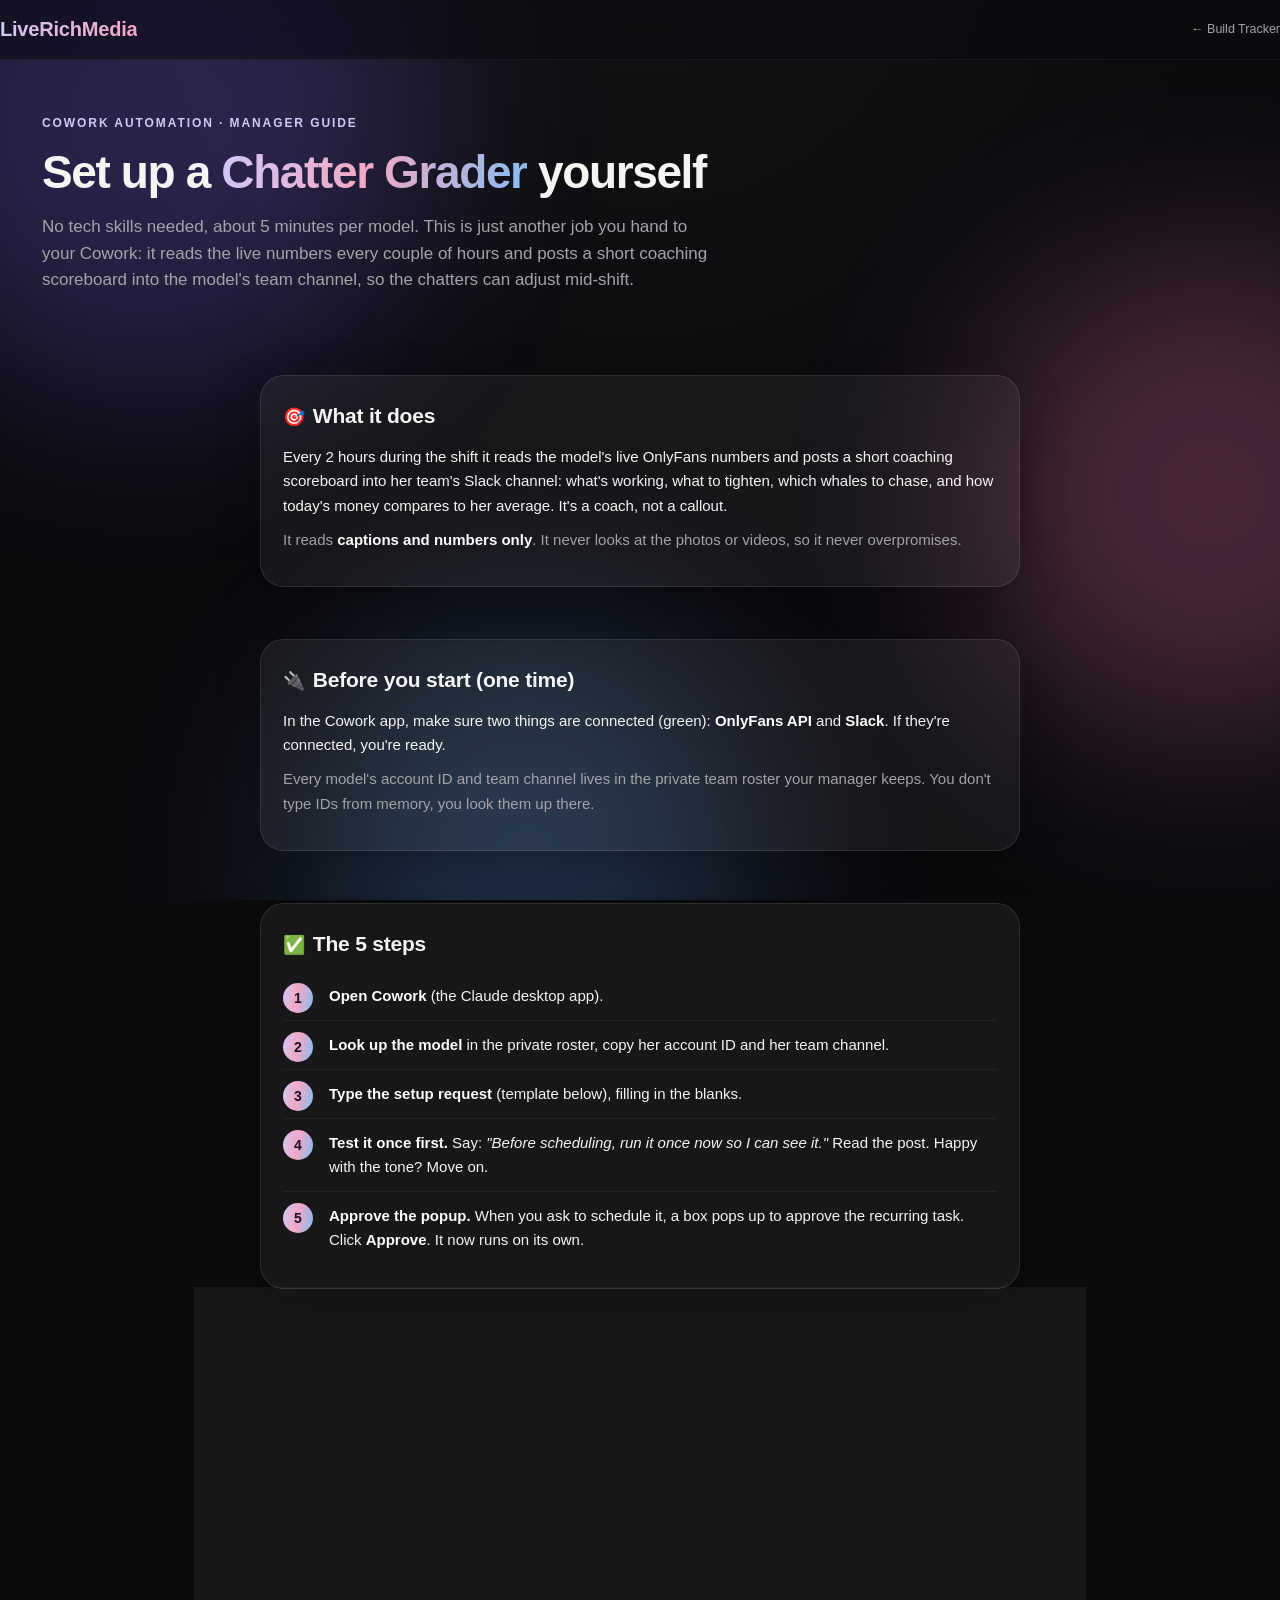
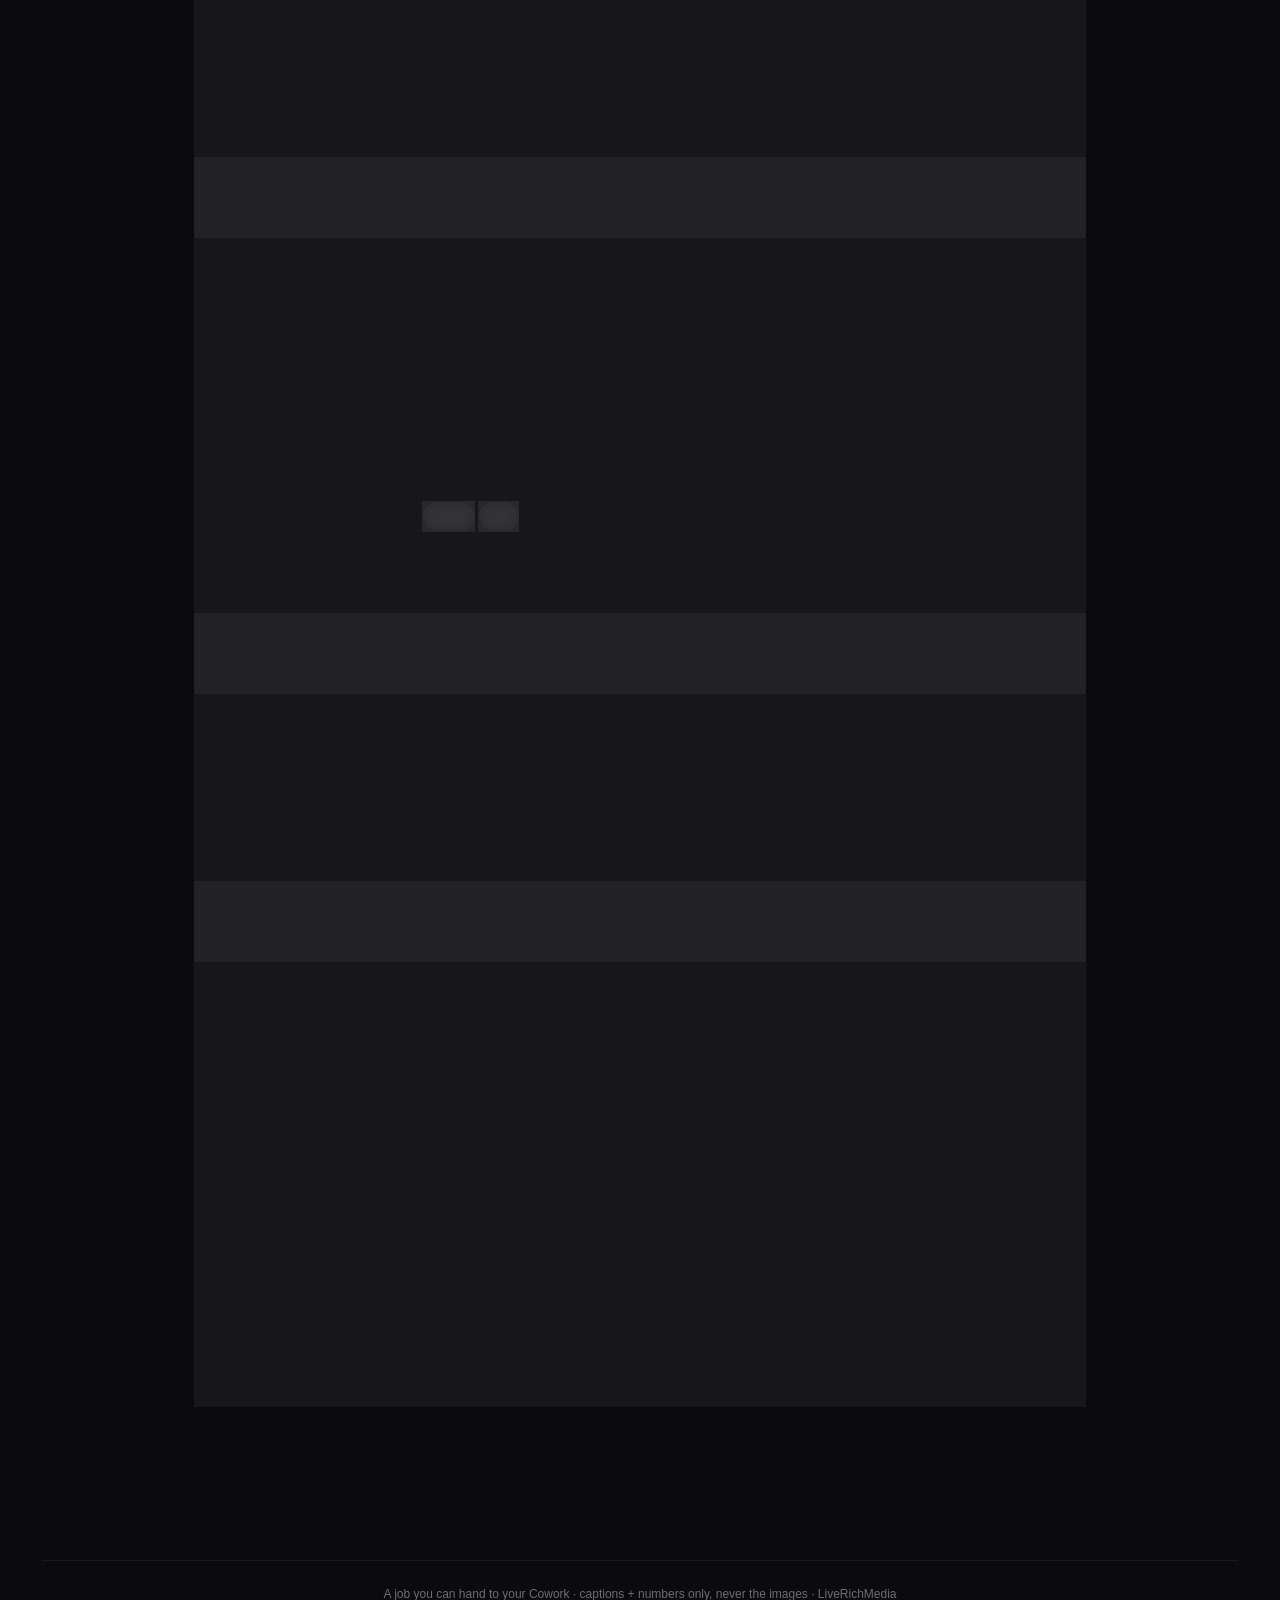
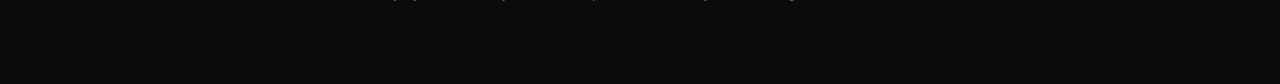
<file: chatter-grader.html>
<!DOCTYPE html>
<html lang="en">
<head>
<meta charset="UTF-8">
<meta name="viewport" content="width=device-width, initial-scale=1.0">
<title>LRM · Chatter Grader Guide</title>
<link rel="stylesheet" href="lrm.css">
<style>
  .guide{max-width:760px;margin:0 auto}
  .guide .glass{padding:24px 22px;margin-bottom:18px}
  .guide h2{font-size:21px;font-weight:700;letter-spacing:-.01em;margin-bottom:12px}
  .guide h2 .ico{font-size:18px;margin-right:8px}
  .guide p{font-size:15px;line-height:1.62;color:var(--text);margin-bottom:10px}
  .guide p.m{color:var(--muted)}
  .guide strong{color:#fff;font-weight:650}
  .steps{list-style:none;counter-reset:s;margin:4px 0 0}
  .steps li{counter-increment:s;position:relative;padding:12px 0 12px 46px;font-size:15px;line-height:1.6;border-top:1px solid var(--stroke-2)}
  .steps li:first-child{border-top:0}
  .steps li::before{content:counter(s);position:absolute;left:0;top:11px;width:30px;height:30px;border-radius:50%;
    background:var(--grad);color:#16131f;font-weight:800;font-size:14px;display:flex;align-items:center;justify-content:center}
  .tmpl{background:rgba(255,255,255,.04);border:1px solid var(--stroke);border-left:3px solid var(--purple);
    border-radius:14px;padding:16px 18px;margin:8px 0;font-size:14.5px;line-height:1.65;color:var(--text)}
  .tmpl .lead{display:block;margin-bottom:8px;color:#fff;font-weight:650}
  .tmpl ul{margin:0;padding-left:18px}
  .tmpl li{margin:4px 0}
  .blank{color:var(--amber)}
  .note{background:rgba(155,212,89,.07);border:1px solid rgba(155,212,89,.22);border-radius:14px;padding:14px 16px;font-size:14px;color:var(--green-t)}
  .roster-cta{background:rgba(243,168,196,.07);border:1px solid rgba(243,168,196,.24);border-radius:14px;padding:14px 16px;font-size:14px;color:var(--pink)}
  .kv{font-size:15px;line-height:1.7}
  .kv b{color:#fff}
  .chip{display:inline-block;background:var(--glass-2);border:1px solid var(--stroke);border-radius:999px;padding:3px 11px;font-size:13px;color:var(--muted);margin:2px 4px 2px 0}
  ul.plain{list-style:none;margin:4px 0 0}
  ul.plain li{position:relative;padding:8px 0 8px 22px;font-size:15px;line-height:1.6;border-top:1px solid var(--stroke-2)}
  ul.plain li:first-child{border-top:0}
  ul.plain li::before{content:"";position:absolute;left:2px;top:16px;width:7px;height:7px;border-radius:50%;background:var(--blue)}
</style>
</head>
<body>
<div class="mesh"><div class="blob b1"></div><div class="blob b2"></div><div class="blob b3"></div></div>
<div class="grain"></div>

<div class="nav">
  <div class="brand">LiveRichMedia</div>
  <div class="nav-right"><a class="nav-link" href="./">← Build Tracker</a></div>
</div>

<div class="shell">
  <div class="hero reveal">
    <div class="eyebrow">Cowork automation · manager guide</div>
    <h1>Set up a <span class="g">Chatter Grader</span> yourself</h1>
    <p class="lede">No tech skills needed, about 5 minutes per model. This is just another job you hand to your Cowork: it reads the live numbers every couple of hours and posts a short coaching scoreboard into the model's team channel, so the chatters can adjust mid-shift.</p>
  </div>

  <div class="guide">

    <div class="sec reveal"><div class="glass">
      <h2><span class="ico">🎯</span>What it does</h2>
      <p>Every 2 hours during the shift it reads the model's live OnlyFans numbers and posts a short coaching scoreboard into her team's Slack channel: what's working, what to tighten, which whales to chase, and how today's money compares to her average. It's a coach, not a callout.</p>
      <p class="m">It reads <strong>captions and numbers only</strong>. It never looks at the photos or videos, so it never overpromises.</p>
    </div></div>

    <div class="sec reveal"><div class="glass">
      <h2><span class="ico">🔌</span>Before you start (one time)</h2>
      <p>In the Cowork app, make sure two things are connected (green): <strong>OnlyFans API</strong> and <strong>Slack</strong>. If they're connected, you're ready.</p>
      <p class="m">Every model's account ID and team channel lives in the private team roster your manager keeps. You don't type IDs from memory, you look them up there.</p>
    </div></div>

    <div class="sec reveal"><div class="glass">
      <h2><span class="ico">✅</span>The 5 steps</h2>
      <ol class="steps">
        <li><strong>Open Cowork</strong> (the Claude desktop app).</li>
        <li><strong>Look up the model</strong> in the private roster, copy her account ID and her team channel.</li>
        <li><strong>Type the setup request</strong> (template below), filling in the blanks.</li>
        <li><strong>Test it once first.</strong> Say: <em>"Before scheduling, run it once now so I can see it."</em> Read the post. Happy with the tone? Move on.</li>
        <li><strong>Approve the popup.</strong> When you ask to schedule it, a box pops up to approve the recurring task. Click <strong>Approve</strong>. It now runs on its own.</li>
      </ol>
    </div></div>

    <div class="sec reveal"><div class="glass">
      <h2><span class="ico">📋</span>Copy-paste template</h2>
      <p class="m">Fill the <span class="blank">amber blanks</span> from the roster, then paste into Cowork.</p>
      <div class="tmpl">
        <span class="lead">Set up a Chatter Grader for <span class="blank">[MODEL NAME]</span>.</span>
        <ul>
          <li>OnlyFans account: <span class="blank">[acct_… from the roster]</span></li>
          <li>Post live to Slack channel: <span class="blank">[#channel-name / channel ID from the roster]</span></li>
          <li>Schedule: <strong>every 2 hours, 8am–10pm</strong>.</li>
          <li>Grade: caption honesty (text only, no image claims), reply speed, whale coverage, and today's money vs her 30-day daily average, with a motivational push if she's behind.</li>
          <li>Banned words: <span class="blank">[her list]</span>.</li>
          <li>Tone: supportive coach. <strong>Never name or shame an individual chatter.</strong> Post directly and send me the link.</li>
        </ul>
      </div>
    </div></div>

    <div class="sec reveal"><div class="glass">
      <h2><span class="ico">💗</span>Worked example — Shantal</h2>
      <p class="m">Proven live on Jun 14, 2026. Real IDs are kept in the private roster, not here.</p>
      <div class="tmpl">
        <span class="lead">Set up a Chatter Grader for Shantal.</span>
        <ul>
          <li>OnlyFans account: <span class="blank">acct_… (look it up in the private roster)</span></li>
          <li>Post live to <span class="blank">#shantal-team (channel ID in the roster)</span></li>
          <li>Every 2 hours, 8am–10pm.</li>
          <li>Grade caption honesty (text only), reply speed, whale coverage, and today vs her 30-day average, motivational push if behind.</li>
          <li>Banned words: <span class="chip">baby</span><span class="chip">clit</span></li>
          <li>Coaching tone, never single out a chatter. Post directly and send me the link.</li>
        </ul>
      </div>
    </div></div>

    <div class="sec reveal"><div class="glass">
      <h2><span class="ico">🔧</span>Changing or stopping one</h2>
      <ul class="plain">
        <li><strong>Change timing:</strong> <em>"Make Shantal's grader run every 4 hours instead,"</em> or <em>"…only 10am–10pm."</em></li>
        <li><strong>Pause it:</strong> <em>"Turn off the Shantal Chatter Grader."</em></li>
        <li><strong>See what's running:</strong> <em>"List my scheduled tasks."</em></li>
      </ul>
    </div></div>

    <div class="sec reveal"><div class="glass">
      <h2><span class="ico">💡</span>Good to know</h2>
      <ul class="plain">
        <li><strong>The approval popup is normal.</strong> Anything scheduled asks you to approve once, just click Approve.</li>
        <li><strong>It only reads captions and numbers, never the images,</strong> so it can't and won't claim the video matches or doesn't match. It checks caption wording against the banned-words and no-false-advertising rules.</li>
        <li><strong>Real numbers only.</strong> If a data pull fails, the post says so instead of guessing.</li>
        <li><strong>Scheduled tasks run while the Cowork app is open.</strong> If the computer is asleep when one is due, it runs at next open. For 24/7 coverage, keep it on an always-on machine.</li>
      </ul>
      <div class="note" style="margin-top:14px"><strong>Safety:</strong> never paste the OnlyFans API key or any password into the chat. It already lives inside the connector. The roster holds IDs only, and stays private to the team.</div>
    </div></div>

    <div class="sec reveal"><div class="glass">
      <div class="roster-cta"><strong>The roster lives privately.</strong> The model list with account IDs and team channels is kept in your team's private roster (ask Jay for access). It is intentionally not on this public page.</div>
    </div></div>

  </div>

  <div class="foot">A job you can hand to your Cowork · captions + numbers only, never the images · LiveRichMedia</div>
</div>

</body>
</html>
</file>
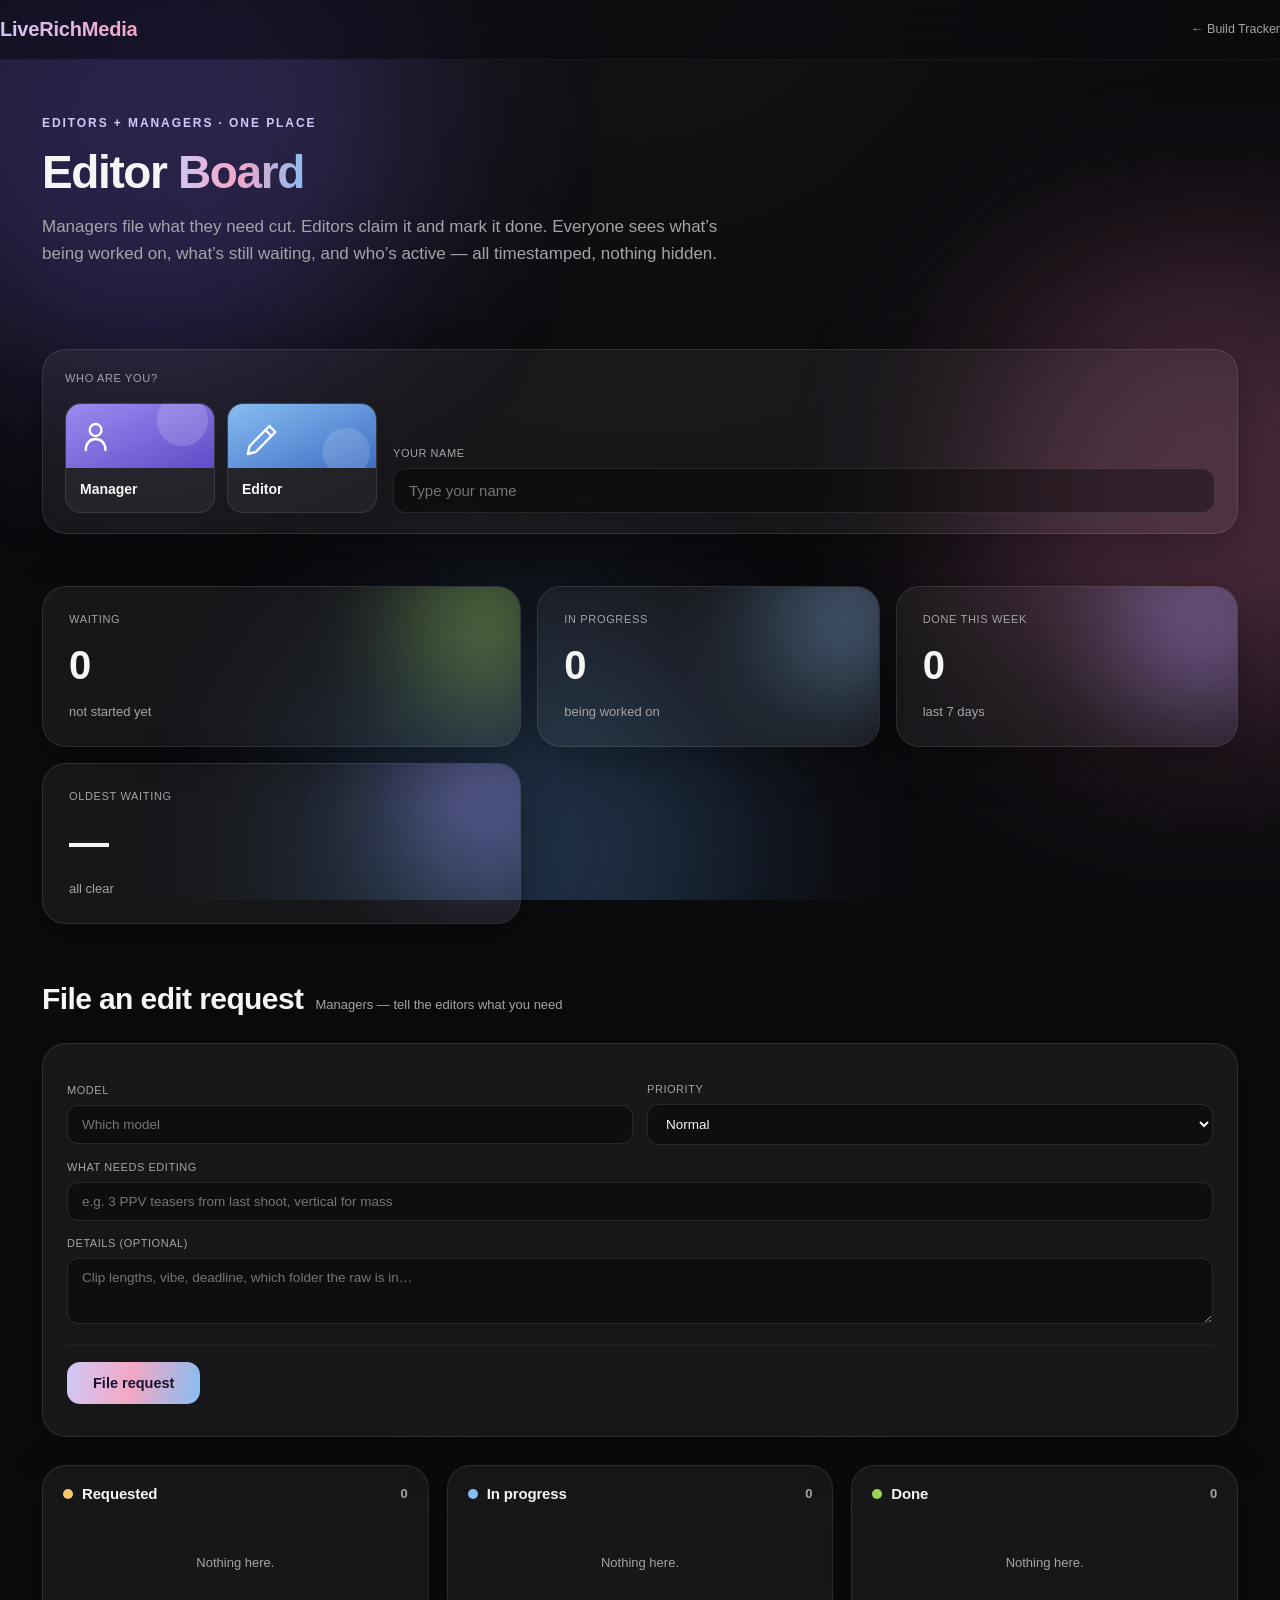
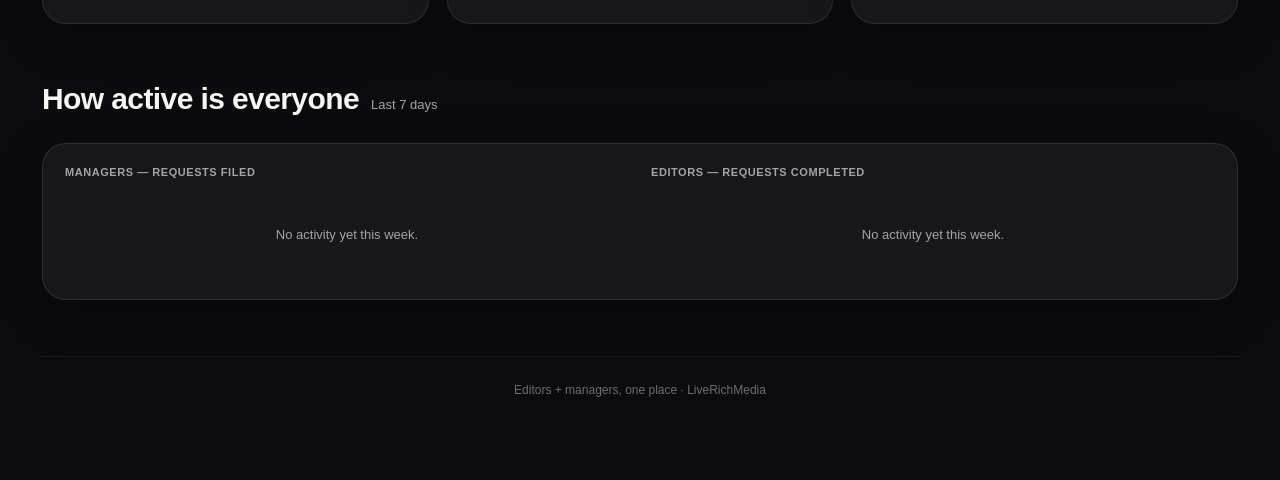
<file: editors.html>
<!DOCTYPE html>
<html lang="en">
<head>
<meta charset="UTF-8">
<meta name="viewport" content="width=device-width, initial-scale=1.0">
<title>LRM Editor Board</title>
<link rel="stylesheet" href="lrm.css">
</head>
<body>
<div class="mesh"><div class="blob b1"></div><div class="blob b2"></div><div class="blob b3"></div></div>
<div class="grain"></div>

<div class="nav">
  <div class="brand">LiveRichMedia</div>
  <div class="nav-right"><a class="nav-link" href="./">← Build Tracker</a></div>
</div>

<div class="shell">
  <div class="hero reveal">
    <div class="eyebrow">Editors + managers · one place</div>
    <h1>Editor <span class="g">Board</span></h1>
    <p class="lede">Managers file what they need cut. Editors claim it and mark it done. Everyone sees what’s being worked on, what’s still waiting, and who’s active — all timestamped, nothing hidden.</p>
  </div>

  <div class="sec reveal">
    <div class="eb-id glass">
      <span class="lbl">Who are you?</span>
      <div class="roletiles" id="roletiles">
        <div class="roletile" data-r="Manager" onclick="setRole('Manager')">
          <div class="rt-art"><svg viewBox="0 0 150 64" preserveAspectRatio="none" xmlns="http://www.w3.org/2000/svg"><defs><linearGradient id="rmg" x1="0" y1="0" x2="1" y2="1"><stop offset="0" stop-color="#9a8cf0"/><stop offset="1" stop-color="#5f4cc8"/></linearGradient></defs><rect width="150" height="64" fill="url(#rmg)"/><circle cx="118" cy="16" r="26" fill="rgba(255,255,255,.16)"/><g transform="translate(20 18)" fill="none" stroke="#fff" stroke-width="2.4" stroke-linecap="round" stroke-linejoin="round"><circle cx="10" cy="8" r="6"/><path d="M0 28c0-7 4.5-11 10-11s10 4 10 11"/></g></svg></div>
          <div class="rt-l">Manager</div>
        </div>
        <div class="roletile" data-r="Editor" onclick="setRole('Editor')">
          <div class="rt-art"><svg viewBox="0 0 150 64" preserveAspectRatio="none" xmlns="http://www.w3.org/2000/svg"><defs><linearGradient id="reg" x1="0" y1="0" x2="1" y2="1"><stop offset="0" stop-color="#86bdf2"/><stop offset="1" stop-color="#3f6fc4"/></linearGradient></defs><rect width="150" height="64" fill="url(#reg)"/><circle cx="120" cy="48" r="24" fill="rgba(255,255,255,.14)"/><g transform="translate(20 16)" fill="none" stroke="#fff" stroke-width="2.4" stroke-linecap="round" stroke-linejoin="round"><path d="M2 26 22 6l6 6L8 32 0 34z"/><path d="M18 10l6 6"/></g></svg></div>
          <div class="rt-l">Editor</div>
        </div>
      </div>
      <div class="namewrap"><label>Your name</label><input class="bigname" id="nameInput" placeholder="Type your name" oninput="setName(this.value)"></div>
    </div>
  </div>

  <div class="sec reveal"><div class="dash" id="stats"></div></div>

  <div class="sec reveal">
    <div class="sec-h"><h2>File an edit request</h2><span class="sub">Managers — tell the editors what you need</span></div>
    <div class="eb-form glass" style="padding:22px 24px">
      <div class="frow">
        <div class="field"><label>Model</label><input id="f-model" list="models" placeholder="Which model"></div>
        <div class="field"><label>Priority</label><select id="f-prio"><option value="normal">Normal</option><option value="high">High</option><option value="urgent">Urgent</option><option value="low">Low</option></select></div>
        <div class="field full"><label>What needs editing</label><input id="f-title" placeholder="e.g. 3 PPV teasers from last shoot, vertical for mass"></div>
        <div class="field full"><label>Details (optional)</label><textarea id="f-detail" placeholder="Clip lengths, vibe, deadline, which folder the raw is in…"></textarea></div>
      </div>
      <datalist id="models"></datalist>
      <button class="filebtn" id="fileBtn" onclick="fileRequest()">File request</button>
      <div class="fmsg" id="fileMsg" style="font-size:12.5px;margin-top:10px"></div>
    </div>
  </div>

  <div class="eb-cols reveal">
    <div class="eb-col req glass"><div class="ch"><span class="d"></span>Requested<span class="ct" id="ct-requested">0</span></div><div id="col-requested"></div></div>
    <div class="eb-col prog glass"><div class="ch"><span class="d"></span>In progress<span class="ct" id="ct-in_progress">0</span></div><div id="col-in_progress"></div></div>
    <div class="eb-col done glass"><div class="ch"><span class="d"></span>Done<span class="ct" id="ct-done">0</span></div><div id="col-done"></div></div>
  </div>

  <div class="sec reveal">
    <div class="sec-h"><h2>How active is everyone</h2><span class="sub">Last 7 days</span></div>
    <div class="glass" style="padding:20px 22px"><div class="ppl">
      <div class="grp"><h4>Managers — requests filed</h4><div id="ppl-filed"></div></div>
      <div class="grp"><h4>Editors — requests completed</h4><div id="ppl-done"></div></div>
    </div></div>
  </div>

  <div class="foot">Editors + managers, one place · LiveRichMedia</div>
</div>

<script>
const SUPA='https://hqvtbfainhtkfptglfuv.supabase.co';
const KEY='eyJhbGciOiJIUzI1NiIsInR5cCI6IkpXVCJ9.eyJpc3MiOiJzdXBhYmFzZSIsInJlZiI6ImhxdnRiZmFpbmh0a2ZwdGdsZnV2Iiwicm9sZSI6ImFub24iLCJpYXQiOjE3NzE2MTI2NjEsImV4cCI6MjA4NzE4ODY2MX0.ZCxTY3aslMdcBuy3QNl5IVR4dTWn7SRM5SvkmdUgAT4';
const H={'apikey':KEY,'Authorization':'Bearer '+KEY};
const PGRAD={urgent:['#f29b9b','#c4444a'],high:['#f7c66e','#d98f2c'],normal:['#86bdf2','#3f6fc4'],low:['#b4b2a9','#6c6c72']};
let role=localStorage.getItem('eb_role')||null, myname=localStorage.getItem('eb_name')||'';
let reqs=[];
const esc=s=>{const d=document.createElement('div');d.textContent=s==null?'':String(s);return d.innerHTML;};
function ago(t){const s=(Date.now()-new Date(t).getTime())/1000;if(s<3600)return Math.max(1,Math.round(s/60))+'m';if(s<86400)return Math.round(s/3600)+'h';return Math.round(s/86400)+'d';}

function setRole(r){role=r;localStorage.setItem('eb_role',r);paintId();}
function setName(v){myname=v.trim();localStorage.setItem('eb_name',myname);}
function paintId(){document.querySelectorAll('.roletile').forEach(t=>t.classList.toggle('on',t.dataset.r===role));document.getElementById('nameInput').value=myname;}

async function load(){
  try{
    const[a,c]=await Promise.all([
      fetch(SUPA+'/rest/v1/edit_requests?select=*&order=created_at.desc',{headers:H}),
      fetch(SUPA+'/rest/v1/build_sheet_roster?select=models&active=eq.true',{headers:H})]);
    reqs=await a.json();const ros=await c.json();
    if(!Array.isArray(reqs))reqs=[];
    const models=[...new Set((Array.isArray(ros)?ros:[]).flatMap(r=>r.models||[]))].sort();
    document.getElementById('models').innerHTML=models.map(m=>`<option value="${esc(m)}">`).join('');
  }catch(e){reqs=[];}
  render();
}
function render(){paintId();renderStats();renderCols();renderPeople();}

function dcard(cls,label,val,sub){return `<div class="dcard glass ${cls}"><div class="glow"></div><div class="label">${label}</div><div class="big">${val}</div><div class="small">${sub}</div></div>`;}
function renderStats(){
  const open=reqs.filter(r=>r.status==='requested').length;
  const prog=reqs.filter(r=>r.status==='in_progress').length;
  const wk=Date.now()-7*864e5;
  const doneWk=reqs.filter(r=>r.status==='done'&&r.done_at&&new Date(r.done_at).getTime()>=wk).length;
  const openReqs=reqs.filter(r=>r.status!=='done');
  const oldest=openReqs.length?openReqs.reduce((a,b)=>new Date(a.created_at)<new Date(b.created_at)?a:b):null;
  document.getElementById('stats').innerHTML=
    dcard('g1','Waiting',open,'not started yet')+
    dcard('g2','In progress',prog,'being worked on')+
    dcard('g3','Done this week',doneWk,'last 7 days')+
    dcard('g3','Oldest waiting',oldest?ago(oldest.created_at):'—',oldest?esc(oldest.model):'all clear');
}

function rqCard(r){
  const canAct=role&&myname;
  const g=PGRAD[r.priority]||PGRAD.normal;
  let actions='';
  if(r.status==='requested')actions=`<div class="rq-act"><button class="start" ${canAct?'':'disabled style=opacity:.4'} onclick="move('${r.id}','in_progress')">Claim &amp; start</button></div>`;
  else if(r.status==='in_progress')actions=`<div class="rq-act"><button class="finish" ${canAct?'':'disabled style=opacity:.4'} onclick="move('${r.id}','done')">Mark done</button><button class="reopen" onclick="move('${r.id}','requested')">↩</button></div>`;
  else actions=`<div class="rq-act"><button class="reopen" style="flex:1" onclick="move('${r.id}','in_progress')">Reopen</button></div>`;
  const who=r.status==='requested'?`filed by ${esc(r.filed_by)} · ${ago(r.created_at)} ago`
    :r.status==='in_progress'?`${r.claimed_by?'on it: '+esc(r.claimed_by):'unclaimed'} · filed by ${esc(r.filed_by)}`
    :`done${r.claimed_by?' by '+esc(r.claimed_by):''}${r.done_at?' · '+ago(r.done_at)+' ago':''}`;
  return `<div class="rq">
    <div class="rq-art"><svg viewBox="0 0 300 54" preserveAspectRatio="none" xmlns="http://www.w3.org/2000/svg"><defs><linearGradient id="pg${r.id}" x1="0" y1="0" x2="1" y2="0"><stop offset="0" stop-color="${g[0]}"/><stop offset="1" stop-color="${g[1]}"/></linearGradient></defs><rect width="300" height="54" fill="url(#pg${r.id})"/><circle cx="265" cy="10" r="30" fill="rgba(255,255,255,.16)"/></svg><span class="pl">${esc(r.priority)}</span></div>
    <div class="rq-b">
      <div class="rq-t">${esc(r.title)}</div>
      <div class="rq-m">${esc(r.model)}</div>
      ${r.detail?`<div class="rq-d">${esc(r.detail)}</div>`:''}
      <div class="rq-w">${who}</div>
      ${canAct?actions:'<div class="rq-w" style="margin-top:8px">Pick your role + name above to claim or update.</div>'}
    </div></div>`;
}
function renderCols(){
  for(const s of ['requested','in_progress','done']){
    const list=reqs.filter(r=>r.status===s);
    document.getElementById('ct-'+s).textContent=list.length;
    document.getElementById('col-'+s).innerHTML=list.length?list.map(rqCard).join(''):'<div class="empty">Nothing here.</div>';
  }
}
function renderPeople(){
  const wk=Date.now()-7*864e5,filed={},done={};
  for(const r of reqs){if(new Date(r.created_at).getTime()>=wk)filed[r.filed_by]=(filed[r.filed_by]||0)+1;}
  for(const r of reqs){if(r.status==='done'&&r.claimed_by&&r.done_at&&new Date(r.done_at).getTime()>=wk)done[r.claimed_by]=(done[r.claimed_by]||0)+1;}
  const rows=o=>{const e=Object.entries(o).sort((a,b)=>b[1]-a[1]);return e.length?e.map(([n,c])=>`<div class="prow"><span class="n">${esc(n)}</span><span class="c">${c}</span></div>`).join(''):'<div class="empty">No activity yet this week.</div>';};
  document.getElementById('ppl-filed').innerHTML=rows(filed);
  document.getElementById('ppl-done').innerHTML=rows(done);
}

async function fileRequest(){
  const msg=document.getElementById('fileMsg'),btn=document.getElementById('fileBtn');
  const model=document.getElementById('f-model').value.trim(),title=document.getElementById('f-title').value.trim();
  const detail=document.getElementById('f-detail').value.trim(),priority=document.getElementById('f-prio').value;
  if(!myname){msg.className='fmsg err';msg.textContent='Type your name up top first.';return;}
  if(!model||!title){msg.className='fmsg err';msg.textContent='Model and what-needs-editing are required.';return;}
  btn.disabled=true;msg.className='fmsg';msg.textContent='Filing…';
  try{
    const res=await fetch(SUPA+'/rest/v1/edit_requests',{method:'POST',headers:{...H,'content-type':'application/json','prefer':'return=representation'},body:JSON.stringify({model,title,detail:detail||null,priority,filed_by:myname})});
    if(res.ok){const row=(await res.json())[0];
      fetch(SUPA+'/rest/v1/edit_activity',{method:'POST',headers:{...H,'content-type':'application/json'},body:JSON.stringify({request_id:row.id,actor:myname,action:'filed'})});
      document.getElementById('f-model').value='';document.getElementById('f-title').value='';document.getElementById('f-detail').value='';
      msg.className='fmsg ok';msg.textContent='✓ Filed.';await load();}
    else{const e=await res.json().catch(()=>({}));msg.className='fmsg err';msg.textContent='Failed: '+(e.message||res.status);}
  }catch(err){msg.className='fmsg err';msg.textContent='Network error: '+err.message;}
  btn.disabled=false;
}
async function move(id,status){
  if(!myname){alert('Type your name up top first.');return;}
  const body={status,updated_at:new Date().toISOString()};
  if(status==='in_progress')body.claimed_by=myname;
  if(status==='done')body.done_at=new Date().toISOString();
  if(status==='requested')body.done_at=null;
  try{const res=await fetch(SUPA+'/rest/v1/edit_requests?id=eq.'+id,{method:'PATCH',headers:{...H,'content-type':'application/json'},body:JSON.stringify(body)});
    if(res.ok){fetch(SUPA+'/rest/v1/edit_activity',{method:'POST',headers:{...H,'content-type':'application/json'},body:JSON.stringify({request_id:id,actor:myname,action:status})});await load();}}catch(e){}
}
load();setInterval(load,60000);
</script>
</body>
</html>
</file>
<file: lrm.css>
/* LiveRichMedia shared design package — single source of truth.
   Every LRM page links this. Do NOT redefine these styles per-page. */

:root{
  --bg:#0b0b0e; --text:#f5f5f4; --muted:#a4a4a8; --faint:#6c6c72;
  --glass:rgba(255,255,255,0.05); --glass-2:rgba(255,255,255,0.08); --stroke:rgba(255,255,255,0.10); --stroke-2:rgba(255,255,255,0.06);
  --green:#9bd459; --green-t:#c7e69e; --amber:#f7c66e; --blue:#86bdf2; --blue-t:#bcdcfb; --purple:#9a8cf0; --purple-t:#cfc8f8; --pink:#f3a8c4; --red:#f29b9b;
  --grad:linear-gradient(100deg,#cfc8f8 0%,#f3a8c4 48%,#86bdf2 100%);
}
*{box-sizing:border-box;margin:0;padding:0}
html{scroll-behavior:smooth}
body{background:var(--bg);color:var(--text);font-family:-apple-system,BlinkMacSystemFont,"SF Pro Display","Segoe UI",Roboto,"Helvetica Neue",Arial,sans-serif;font-size:14px;line-height:1.55;-webkit-font-smoothing:antialiased;min-height:100vh;position:relative;overflow-x:hidden}
.mesh{position:fixed;inset:0;z-index:-2;overflow:hidden}
.blob{position:absolute;border-radius:50%;filter:blur(95px);opacity:.30;animation:float 24s ease-in-out infinite}
.b1{width:540px;height:540px;background:#6f5bd4;top:-150px;left:-120px}
.b2{width:480px;height:480px;background:#d36f9e;top:28%;right:-170px;animation-delay:-7s}
.b3{width:440px;height:440px;background:#4f86c6;bottom:-170px;left:24%;animation-delay:-13s}
@keyframes float{0%,100%{transform:translate(0,0) scale(1)}33%{transform:translate(44px,-32px) scale(1.08)}66%{transform:translate(-32px,44px) scale(.95)}}
.grain{position:fixed;inset:0;z-index:-1;background:radial-gradient(circle at 50% -10%,rgba(255,255,255,.04),transparent 55%);pointer-events:none}
.shell{max-width:1240px;margin:0 auto;padding:0 22px 80px}

.nav{position:sticky;top:0;z-index:60;margin:0 -22px;padding:14px 22px;background:rgba(11,11,14,0.6);backdrop-filter:blur(20px) saturate(140%);-webkit-backdrop-filter:blur(20px) saturate(140%);border-bottom:1px solid var(--stroke-2);display:flex;align-items:center;justify-content:space-between;gap:16px}
.brand{font-weight:700;font-size:20px;letter-spacing:-.01em;background:var(--grad);background-size:200% auto;-webkit-background-clip:text;background-clip:text;-webkit-text-fill-color:transparent;animation:shine 7s linear infinite}
@keyframes shine{to{background-position:200% center}}
.nav-right{display:flex;align-items:center;gap:14px;font-size:12.5px}
.nav-link{color:var(--muted);text-decoration:none;cursor:pointer}.nav-link:hover{color:var(--text)}
.who-pill{display:flex;align-items:center;gap:8px;background:var(--glass);border:1px solid var(--stroke);border-radius:999px;padding:5px 10px 5px 12px;cursor:pointer;backdrop-filter:blur(8px)}
.who-pill .dot{width:22px;height:22px;border-radius:7px;display:flex;align-items:center;justify-content:center;font-weight:700;font-size:11px}
.who-pill .chev{color:var(--faint);font-size:9px}

.hero{padding:54px 0 30px}
.hero .eyebrow{font-size:12px;letter-spacing:.16em;text-transform:uppercase;color:var(--purple-t);font-weight:600;margin-bottom:16px}
.hero h1{font-size:46px;font-weight:700;letter-spacing:-.03em;line-height:1.04}
.hero h1 .g{background:var(--grad);-webkit-background-clip:text;background-clip:text;-webkit-text-fill-color:transparent}
.hero .lede{font-size:17px;color:var(--muted);margin-top:18px;max-width:680px}
.chips{display:flex;flex-wrap:wrap;gap:9px;margin-top:24px}
.chip{font-size:11.5px;color:var(--muted);background:var(--glass);border:1px solid var(--stroke);border-radius:999px;padding:7px 14px;backdrop-filter:blur(8px)}
.chip b{color:var(--text);font-weight:600}

.glass{background:var(--glass);border:1px solid var(--stroke);border-radius:24px;backdrop-filter:blur(22px) saturate(130%);-webkit-backdrop-filter:blur(22px) saturate(130%);box-shadow:0 12px 44px rgba(0,0,0,.30)}
/* pure-CSS reveal: content always appears even if no JS runs (prevents blank pages) */
.reveal{opacity:0;transform:translateY(18px);animation:revealIn .7s cubic-bezier(.2,.7,.2,1) forwards}
.reveal:nth-of-type(2){animation-delay:.05s}.reveal:nth-of-type(3){animation-delay:.1s}.reveal:nth-of-type(4){animation-delay:.16s}.reveal:nth-of-type(n+5){animation-delay:.22s}
.reveal.in{opacity:1;transform:none}
@keyframes revealIn{to{opacity:1;transform:none}}
@media (prefers-reduced-motion:reduce){.reveal{animation:none;opacity:1;transform:none}}

.sec{margin-top:52px}
.sec-h{display:flex;align-items:baseline;gap:12px;margin-bottom:20px;flex-wrap:wrap}
.sec-h h2{font-size:30px;font-weight:700;letter-spacing:-.02em}
.sec-h .sub{font-size:13px;color:var(--muted)}

.how{display:grid;grid-template-columns:repeat(4,1fr);gap:16px}
.step{padding:22px}
.step .n{width:34px;height:34px;border-radius:11px;background:var(--grad);color:#1a1330;font-weight:800;font-size:15px;display:flex;align-items:center;justify-content:center;margin-bottom:14px}
.step h4{font-size:15px;font-weight:600;margin-bottom:6px}
.step p{font-size:13px;color:var(--muted)}
.step code{font-family:ui-monospace,Menlo,monospace;font-size:11.5px;color:var(--blue-t);background:rgba(134,189,242,.12);padding:1px 6px;border-radius:5px}

.pickbar{padding:22px 24px}
.pb-label{font-size:11px;text-transform:uppercase;letter-spacing:.07em;color:var(--muted);margin-bottom:14px}
.mgr-row{display:flex;flex-wrap:wrap;gap:10px}
.mgr-chip{border:1px solid var(--stroke);background:rgba(255,255,255,.03);color:var(--text);border-radius:999px;padding:10px 19px;font-size:13.5px;cursor:pointer;transition:.18s}
.mgr-chip:hover{border-color:var(--purple);transform:translateY(-2px);background:rgba(154,140,240,.12)}
.mgr-chip.sel{background:var(--grad);color:#1a1330;border-color:transparent;font-weight:700}
.mgr-models{font-size:13px;color:var(--muted);margin-top:15px}.mgr-models b{color:var(--text);font-weight:600}
.mgr-note{font-size:13px;color:var(--amber);margin-top:6px}

.dash{display:grid;grid-template-columns:1.4fr 1fr 1fr;gap:16px}
.dcard{padding:24px 26px;position:relative;overflow:hidden}
.dcard .glow{position:absolute;top:-40px;right:-40px;width:150px;height:150px;border-radius:50%;filter:blur(55px);opacity:.5}
.dcard.g1 .glow{background:#9bd459}.dcard.g2 .glow{background:#86bdf2}.dcard.g3 .glow{background:#9a8cf0}
.dcard .label{font-size:11px;text-transform:uppercase;letter-spacing:.06em;color:var(--muted);position:relative}
.dcard .big{font-size:40px;font-weight:700;letter-spacing:-.03em;margin:6px 0;position:relative}
.dcard .small{font-size:13px;color:var(--muted);position:relative}
.pbar{height:10px;background:rgba(255,255,255,.08);border-radius:6px;overflow:hidden;margin-top:13px;position:relative}
.pbar>i{display:block;height:100%;background:linear-gradient(90deg,#9bd459,#c7e69e);border-radius:6px;transition:width .6s cubic-bezier(.2,.7,.2,1);position:relative}
.pbar>i::after{content:"";position:absolute;inset:0;background:linear-gradient(90deg,transparent,rgba(255,255,255,.5),transparent);transform:translateX(-100%);animation:sweep 2.6s infinite}
@keyframes sweep{to{transform:translateX(220%)}}

.spot{margin-top:16px;padding:28px;display:none;position:relative;overflow:hidden}
.spot.show{display:block}
.spot::before{content:"";position:absolute;top:-70px;left:-30px;width:240px;height:240px;border-radius:50%;background:var(--amber);filter:blur(85px);opacity:.16}
.spot.done-state::before{background:var(--green)}
.spot .kicker{font-size:11px;text-transform:uppercase;letter-spacing:.1em;color:var(--amber);font-weight:700;position:relative}
.spot.done-state .kicker{color:var(--green-t)}
.spot h3{font-size:28px;font-weight:700;letter-spacing:-.02em;margin:8px 0 6px;position:relative}
.spot .does{font-size:14px;color:var(--muted);max-width:720px;position:relative}
.spot .spot-btn{margin-top:18px;position:relative;display:inline-flex;align-items:center;gap:8px;background:#fff;color:#16161a;border:none;border-radius:999px;padding:12px 24px;font-size:14px;font-weight:600;cursor:pointer}

/* Apple-style card grid */
.grid{display:grid;grid-template-columns:repeat(auto-fill,minmax(290px,1fr));gap:18px}
.card{border-radius:26px;overflow:hidden;background:var(--glass);border:1px solid var(--stroke);backdrop-filter:blur(22px);box-shadow:0 12px 44px rgba(0,0,0,.30);display:flex;flex-direction:column;transition:transform .22s,box-shadow .22s,border-color .22s;cursor:pointer}
.card:hover{transform:translateY(-4px);box-shadow:0 22px 60px rgba(0,0,0,.4)}
.card.today{border-color:rgba(247,198,110,.6);box-shadow:0 0 0 1px rgba(247,198,110,.45),0 22px 60px rgba(0,0,0,.4)}
.card.done{border-color:rgba(155,212,89,.45)}
.card.locked{opacity:.5}
.art{position:relative;height:170px;display:block}
.art svg{width:100%;height:100%;display:block}
.art .daychip{position:absolute;top:14px;left:14px;width:34px;height:34px;border-radius:11px;background:rgba(0,0,0,.4);backdrop-filter:blur(6px);color:#fff;font-weight:700;font-size:14px;display:flex;align-items:center;justify-content:center;border:1px solid rgba(255,255,255,.25)}
.art .statechip{position:absolute;top:14px;right:14px;font-size:11px;font-weight:700;padding:5px 11px;border-radius:999px;background:rgba(0,0,0,.45);backdrop-filter:blur(6px);border:1px solid rgba(255,255,255,.2)}
.art .statechip.tdy{color:#16161a;background:var(--amber);border-color:transparent}
.art .statechip.ok{color:#16330a;background:var(--green);border-color:transparent}
.art .statechip.lk{color:#fff}
.cbody{padding:18px 20px 20px;display:flex;flex-direction:column;flex:1}
.kick{font-size:10.5px;text-transform:uppercase;letter-spacing:.06em;font-weight:700;margin-bottom:8px}
.kick.safe{color:var(--green-t)}.kick.sends{color:var(--red)}
.ctitle{font-size:20px;font-weight:700;letter-spacing:-.01em;line-height:1.15}
.cdesc{font-size:13px;color:var(--muted);margin-top:7px;flex:1}
.minibadges{display:flex;flex-wrap:wrap;gap:5px;margin-top:12px}
.mb{font-size:10px;text-transform:uppercase;letter-spacing:.03em;padding:3px 8px;border-radius:999px;border:1px solid var(--stroke);color:var(--muted)}
.mb.sched{color:var(--blue-t);border-color:rgba(134,189,242,.4)}
.mb.deep{color:var(--purple-t);border-color:rgba(154,140,240,.4)}
.mb.cap{color:var(--amber);border-color:rgba(247,198,110,.4)}
.cfoot{display:flex;align-items:center;gap:10px;margin-top:16px}
.skill-btn{flex:1;display:inline-flex;align-items:center;justify-content:center;gap:7px;background:rgba(154,140,240,.16);border:1px solid rgba(154,140,240,.42);color:var(--purple-t);border-radius:12px;padding:10px;font-size:12.5px;font-weight:600;text-decoration:none;transition:.15s}
.skill-btn:hover{background:rgba(154,140,240,.28)}
.skill-btn svg{width:14px;height:14px}
.plus{width:42px;height:42px;border-radius:50%;background:#fff;color:#16161a;border:none;font-size:22px;font-weight:400;display:flex;align-items:center;justify-content:center;cursor:pointer;flex-shrink:0;transition:.15s;line-height:1}
.plus:hover{transform:scale(1.08)}
.plus.lk{background:rgba(255,255,255,.12);color:var(--faint)}
/* motion */
@keyframes cardIn{from{opacity:0;transform:translateY(16px)}to{opacity:1;transform:none}}
.card,.tcard{animation:cardIn .55s cubic-bezier(.2,.7,.2,1) both}
.art svg{animation:breathe 9s ease-in-out infinite;transform-origin:center}
@keyframes breathe{0%,100%{transform:scale(1)}50%{transform:scale(1.045)}}
.card .art::after{content:"";position:absolute;inset:0;background:linear-gradient(115deg,transparent 30%,rgba(255,255,255,.28) 50%,transparent 70%);transform:translateX(-120%);transition:transform .8s ease}
.card:hover .art::after{transform:translateX(120%)}
/* tier graphic cards */
.tier-grid{display:grid;grid-template-columns:repeat(auto-fill,minmax(248px,1fr));gap:14px}
.tcard{border-radius:18px;overflow:hidden;background:var(--glass);border:1px solid var(--stroke);display:flex;flex-direction:column;transition:transform .2s,box-shadow .2s,border-color .2s;position:relative}
.tcard:hover{transform:translateY(-3px);box-shadow:0 16px 44px rgba(0,0,0,.34);border-color:var(--stroke)}
.tart{height:58px;position:relative;overflow:hidden}
.tart svg{width:100%;height:100%;display:block}
.tart::after{content:"";position:absolute;inset:0;background:linear-gradient(115deg,transparent 30%,rgba(255,255,255,.25) 50%,transparent 70%);transform:translateX(-120%);transition:transform .8s ease}
.tcard:hover .tart::after{transform:translateX(120%)}
.tb{padding:13px 15px 15px}
.tb .tt{font-size:13.5px;font-weight:600;letter-spacing:-.01em}
.tb .td{font-size:12px;color:var(--muted);margin-top:4px;line-height:1.45}
.tb .ttag{display:inline-block;margin-top:9px;font-size:10px;text-transform:uppercase;letter-spacing:.05em;color:var(--blue-t);background:rgba(134,189,242,.12);border:1px solid rgba(134,189,242,.3);border-radius:999px;padding:2px 8px}
/* cinematic how-it-works cards */
.stepc{background:var(--glass);border:1px solid var(--stroke);border-radius:24px;overflow:hidden;display:flex;flex-direction:column;box-shadow:0 12px 44px rgba(0,0,0,.3);transition:transform .25s,box-shadow .25s;animation:cardIn .55s cubic-bezier(.2,.7,.2,1) both}
.stepc:hover{transform:translateY(-5px);box-shadow:0 24px 64px rgba(0,0,0,.45)}
.scene{height:148px;position:relative;overflow:hidden}
.scene svg{width:100%;height:100%;display:block}
.scene .num{position:absolute;top:12px;left:14px;width:32px;height:32px;border-radius:10px;background:rgba(0,0,0,.42);backdrop-filter:blur(6px);border:1px solid rgba(255,255,255,.32);color:#fff;font-weight:800;font-size:14px;display:flex;align-items:center;justify-content:center;z-index:2}
.scene::after{content:"";position:absolute;inset:0;background:linear-gradient(115deg,transparent 32%,rgba(255,255,255,.22) 50%,transparent 68%);transform:translateX(-120%);transition:transform .85s ease}
.stepc:hover .scene::after{transform:translateX(120%)}
.sb{padding:18px 20px 20px}
.sb h4{font-size:17px;font-weight:700;letter-spacing:-.01em}
.sb p{font-size:13px;color:var(--muted);margin-top:7px}
.sb code{font-family:ui-monospace,Menlo,monospace;font-size:11.5px;color:var(--blue-t);background:rgba(134,189,242,.12);padding:1px 6px;border-radius:5px}
.fl1{animation:orb 5s ease-in-out infinite}.fl2{animation:orb 6.4s ease-in-out infinite}.fl3{animation:orb 5.7s ease-in-out infinite}.fl4{animation:orb 7s ease-in-out infinite}
@keyframes orb{50%{transform:translateY(-9px)}}
.bob{animation:bob 2.3s ease-in-out infinite}@keyframes bob{50%{transform:translateY(8px)}}
.pulse{transform-box:fill-box;transform-origin:center;animation:pls 2.1s ease-in-out infinite}@keyframes pls{50%{transform:scale(1.13)}}
.ring{transform-box:fill-box;transform-origin:center;animation:ringp 2.1s ease-in-out infinite}@keyframes ringp{0%{opacity:.6;transform:scale(.8)}70%{opacity:0;transform:scale(1.5)}100%{opacity:0}}
.bar{transform-box:fill-box;transform-origin:bottom;animation:rise 1.8s ease-in-out infinite}
.bar.b2{animation-delay:.18s}.bar.b3{animation-delay:.36s}.bar.b4{animation-delay:.54s}
@keyframes rise{0%,100%{transform:scaleY(.4)}50%{transform:scaleY(1)}}
.check{stroke-dasharray:48;stroke-dashoffset:48;animation:draw 2.6s ease-in-out infinite}@keyframes draw{0%,15%{stroke-dashoffset:48}55%,100%{stroke-dashoffset:0}}

/* modal */
.modal-bg{position:fixed;inset:0;z-index:100;background:rgba(0,0,0,.6);backdrop-filter:blur(8px);display:none;align-items:flex-start;justify-content:center;padding:40px 16px;overflow-y:auto}
.modal-bg.open{display:flex}
.modal{max-width:640px;width:100%;background:#161619;border:1px solid var(--stroke);border-radius:26px;overflow:hidden;box-shadow:0 30px 90px rgba(0,0,0,.6);animation:pop .25s cubic-bezier(.2,.8,.2,1)}
@keyframes pop{from{opacity:0;transform:translateY(18px) scale(.98)}to{opacity:1;transform:none}}
.m-art{height:150px;position:relative}.m-art svg{width:100%;height:100%}
.m-close{position:absolute;top:14px;right:14px;width:34px;height:34px;border-radius:50%;background:rgba(0,0,0,.5);backdrop-filter:blur(6px);border:1px solid rgba(255,255,255,.2);color:#fff;font-size:18px;cursor:pointer;display:flex;align-items:center;justify-content:center}
.m-body{padding:24px}
.m-body h3{font-size:24px;font-weight:700;letter-spacing:-.01em}
.m-body .mdesc{font-size:14px;color:var(--muted);margin-top:8px}
.m-badges{display:flex;flex-wrap:wrap;gap:6px;margin-top:14px}
.badge{font-size:10.5px;text-transform:uppercase;letter-spacing:.04em;padding:4px 10px;border-radius:999px;border:1px solid var(--stroke);color:var(--muted)}
.badge.safe{color:var(--green-t);border-color:rgba(155,212,89,.4)}
.badge.sends{color:var(--red);border-color:rgba(242,155,155,.45);background:rgba(242,155,155,.08)}
.badge.sched{color:var(--blue-t);border-color:rgba(134,189,242,.4)}
.badge.deep{color:var(--purple-t);border-color:rgba(154,140,240,.4)}
.badge.cap{color:var(--amber);border-color:rgba(247,198,110,.4)}
.m-skill{display:inline-flex;align-items:center;gap:8px;margin-top:18px;background:rgba(154,140,240,.16);border:1px solid rgba(154,140,240,.42);color:var(--purple-t);border-radius:12px;padding:11px 18px;font-size:13px;font-weight:600;text-decoration:none}
.m-skill svg{width:15px;height:15px}
.run{margin-top:18px;background:rgba(0,0,0,.28);border:1px solid var(--stroke-2);border-radius:16px;padding:18px}
.run .rt{font-size:11px;text-transform:uppercase;letter-spacing:.06em;color:var(--muted);margin-bottom:14px}
.run ol{list-style:none;counter-reset:r;display:flex;flex-direction:column;gap:13px}
.run li{counter-increment:r;position:relative;padding-left:36px;font-size:13.5px}
.run li::before{content:counter(r);position:absolute;left:0;top:-1px;width:24px;height:24px;border-radius:8px;background:var(--glass-2);border:1px solid var(--stroke);color:var(--text);font-size:11px;font-weight:700;display:flex;align-items:center;justify-content:center}
.run li .h{font-weight:600}.run li .d{color:var(--muted);display:block;margin-top:2px;font-size:12.5px}
.run code{font-family:ui-monospace,Menlo,monospace;font-size:11.5px;color:var(--blue-t);background:rgba(134,189,242,.12);padding:1px 6px;border-radius:5px}
.run .ps{color:var(--purple-t);font-weight:700}
.prompt-box{margin-top:14px;background:rgba(0,0,0,.45);border:1px solid var(--stroke);border-radius:14px;padding:14px 14px 14px 16px;position:relative}
.prompt-box .pl{font-size:10px;text-transform:uppercase;letter-spacing:.06em;color:var(--faint);margin-bottom:6px}
.prompt-box .pt{color:#e9f1e1;font-family:ui-monospace,Menlo,monospace;font-size:12.5px;white-space:pre-wrap;line-height:1.5;padding-right:74px}
.prompt-box .hl{color:var(--amber);font-weight:700}
.copy{position:absolute;top:12px;right:12px;background:var(--grad);border:none;color:#1a1330;border-radius:8px;padding:6px 14px;font-size:11.5px;font-weight:700;cursor:pointer}
.endpoint{font-size:11.5px;color:var(--muted);margin-top:12px}.endpoint code{font-family:ui-monospace,Menlo,monospace;color:var(--blue-t);font-size:11px}
.warn{border-radius:12px;padding:11px 14px;font-size:12.5px;margin-top:14px;line-height:1.5}
.warn.cap{background:rgba(247,198,110,.1);border-left:3px solid var(--amber);color:var(--amber)}
.warn.snd{background:rgba(242,155,155,.1);border-left:3px solid var(--red);color:var(--red)}
.warn b{font-weight:700}
.form{margin-top:18px}
.form .fl{font-size:11px;text-transform:uppercase;letter-spacing:.05em;color:var(--muted);margin-bottom:8px;font-weight:600}
.form textarea{width:100%;min-height:120px;background:rgba(0,0,0,.4);border:1px solid var(--stroke);border-radius:12px;color:var(--text);padding:12px 14px;font-size:13px;font-family:ui-monospace,Menlo,monospace;resize:vertical;line-height:1.5}
.form textarea:focus{outline:none;border-color:var(--purple)}
.cc{font-size:11px;color:var(--faint);margin-top:6px}.cc.ok{color:var(--green-t)}
.filerow{display:flex;align-items:center;gap:10px;margin-top:14px;flex-wrap:wrap}
.filerow input[type=file]{font-size:12px;color:var(--muted)}
.submit{margin-top:16px;width:100%;background:linear-gradient(90deg,#9bd459,#7fc04a);color:#16330a;border:none;border-radius:13px;padding:13px;font-size:14.5px;font-weight:700;cursor:pointer;transition:.15s}
.submit:hover{filter:brightness(1.06)}.submit:disabled{opacity:.4;cursor:not-allowed}
.fmsg{font-size:12.5px;margin-top:10px}.fmsg.err{color:var(--red)}.fmsg.ok{color:var(--green-t)}
.proof{margin-top:16px;background:rgba(155,212,89,.08);border-left:3px solid var(--green);border-radius:12px;padding:14px 16px;font-size:12.5px}
.proof .pm{color:var(--green-t);font-weight:600;margin-bottom:6px}
.proof pre{white-space:pre-wrap;color:var(--muted);font-size:12px;font-family:ui-monospace,Menlo,monospace;max-height:200px;overflow-y:auto}
.proof a{color:var(--blue-t)}
.lockmsg{margin-top:16px;color:var(--muted);font-size:13px;background:rgba(255,255,255,.04);border:1px solid var(--stroke-2);border-radius:12px;padding:14px}

.board-wrap{padding:10px;overflow-x:auto}
table.board{width:100%;border-collapse:collapse;font-size:12px;min-width:700px}
table.board th{font-size:10.5px;text-transform:uppercase;letter-spacing:.04em;color:var(--muted);font-weight:600;text-align:center;padding:13px 6px;border-bottom:1px solid var(--stroke)}
table.board th:first-child{text-align:left;padding-left:16px}
table.board td{padding:10px 6px;text-align:center;border-bottom:1px solid var(--stroke-2)}
table.board tr:last-child td{border-bottom:none}
table.board td:first-child{text-align:left;font-weight:600;white-space:nowrap;padding-left:16px}
table.board tr:hover td{background:rgba(255,255,255,.03)}
.cell{display:inline-flex;align-items:center;justify-content:center;width:24px;height:24px;border-radius:7px;font-size:11px}
.cell.done{background:rgba(155,212,89,.22);color:var(--green-t);border:1px solid rgba(155,212,89,.5)}
.cell.pending{background:rgba(255,255,255,.04);color:#46464a;border:1px solid var(--stroke-2)}
.cnt{font-variant-numeric:tabular-nums;color:var(--muted);font-weight:600}

.feed{padding:8px 20px}
.frow{display:flex;gap:14px;padding:15px 0;border-bottom:1px solid var(--stroke-2);font-size:13px;cursor:pointer;align-items:center}
.frow:last-child{border-bottom:none}
.fav{width:38px;height:38px;border-radius:11px;display:flex;align-items:center;justify-content:center;font-weight:700;flex-shrink:0;font-size:15px}
.finfo{flex:1;min-width:0}.fname{font-weight:600}.fmeta{color:var(--muted);font-size:12px;margin-top:1px}
.fdate{color:var(--faint);font-size:11.5px;white-space:nowrap}
.fproof{display:none;padding:0 0 14px 52px}.fproof.open{display:block}

details.ref{padding:18px 22px;margin-bottom:12px}
details.ref summary{cursor:pointer;font-size:15px;font-weight:600;list-style:none;display:flex;justify-content:space-between;align-items:center}
details.ref summary::-webkit-details-marker{display:none}
details.ref summary::after{content:"+";color:var(--muted);font-size:20px}
details.ref[open] summary::after{content:"\2013"}
details.ref .rb{margin-top:14px;font-size:13px;color:var(--muted)}
details.ref .ri{padding:9px 0;border-bottom:1px solid var(--stroke-2)}
details.ref .ri:last-child{border-bottom:none}
details.ref .ri b{color:var(--text);font-weight:600}

.empty{text-align:center;color:var(--muted);padding:34px;font-size:13px}
.foot{text-align:center;margin-top:56px;padding-top:24px;border-top:1px solid var(--stroke-2);font-size:12px;color:var(--faint)}

@media (max-width:900px){.how{grid-template-columns:1fr 1fr}.dash{grid-template-columns:1fr}.hero h1{font-size:38px}}
@media (max-width:600px){
  .shell{padding:0 14px 50px}.hero{padding:40px 0 22px}.hero h1{font-size:32px}.hero .lede{font-size:15px}
  .how{grid-template-columns:1fr}.nav-right .nav-link{display:none}.sec-h h2{font-size:24px}
  .grid{grid-template-columns:1fr}
}

/* ===== Editor Board components (part of the package) ===== */
.eb-id{padding:20px 22px;display:flex;flex-wrap:wrap;gap:16px;align-items:flex-end}
.eb-id .lbl{font-size:11px;text-transform:uppercase;letter-spacing:.06em;color:var(--muted);width:100%}
.eb-id .namewrap{flex:1;min-width:220px}
.eb-id .namewrap label{display:block;font-size:11px;text-transform:uppercase;letter-spacing:.05em;color:var(--muted);margin-bottom:6px}
.eb-id input.bigname{width:100%;background:rgba(0,0,0,.35);border:1px solid var(--stroke);border-radius:13px;color:var(--text);padding:13px 15px;font-size:15px;font-family:inherit}
.eb-id input.bigname:focus{outline:none;border-color:var(--purple)}
.roletiles{display:flex;gap:12px}
.roletile{width:150px;border-radius:16px;overflow:hidden;cursor:pointer;border:1px solid var(--stroke);background:var(--glass);transition:transform .18s,border-color .18s,box-shadow .18s}
.roletile:hover{transform:translateY(-3px)}
.roletile.on{border-color:transparent;box-shadow:0 0 0 2px var(--purple),0 12px 30px rgba(0,0,0,.35)}
.roletile .rt-art{height:64px;position:relative}.roletile .rt-art svg{width:100%;height:100%}
.roletile .rt-l{padding:11px 14px;font-size:14px;font-weight:700}
.eb-cols{display:grid;grid-template-columns:repeat(3,1fr);gap:18px;margin-top:28px}
.eb-col{padding:16px}
.eb-col .ch{display:flex;align-items:center;gap:9px;font-size:15px;font-weight:700;letter-spacing:-.01em;margin-bottom:14px;padding:0 4px}
.eb-col .ch .d{width:10px;height:10px;border-radius:50%}
.eb-col.req .ch .d{background:var(--amber)}.eb-col.prog .ch .d{background:var(--blue)}.eb-col.done .ch .d{background:var(--green)}
.eb-col .ch .ct{margin-left:auto;font-size:13px;color:var(--muted);font-weight:600}
.rq{border-radius:18px;overflow:hidden;background:var(--glass);border:1px solid var(--stroke);margin-bottom:12px;animation:cardIn .45s cubic-bezier(.2,.7,.2,1) both;box-shadow:0 8px 28px rgba(0,0,0,.26)}
.rq .rq-art{height:54px;position:relative;display:flex;align-items:center;padding:0 16px}
.rq .rq-art svg{position:absolute;inset:0;width:100%;height:100%}
.rq .rq-art .pl{position:relative;font-size:10.5px;font-weight:800;text-transform:uppercase;letter-spacing:.08em;color:#fff;text-shadow:0 1px 2px rgba(0,0,0,.35)}
.rq .rq-b{padding:14px 16px 16px}
.rq .rq-t{font-size:15.5px;font-weight:700;letter-spacing:-.01em}
.rq .rq-m{font-size:12.5px;color:var(--blue-t);margin-top:2px}
.rq .rq-d{font-size:12.5px;color:var(--muted);margin-top:8px;white-space:pre-wrap}
.rq .rq-w{font-size:11.5px;color:var(--faint);margin-top:10px}
.rq .rq-act{display:flex;gap:8px;margin-top:12px}
.rq .rq-act button{flex:1;border:none;border-radius:11px;padding:10px;font-size:12.5px;font-weight:700;cursor:pointer;transition:filter .15s}
.rq .rq-act button:hover{filter:brightness(1.1)}
.rq .rq-act .start{background:linear-gradient(90deg,#86bdf2,#5f9fe0);color:#06243f}
.rq .rq-act .finish{background:linear-gradient(90deg,#9bd459,#7fc04a);color:#16330a}
.rq .rq-act .reopen{flex:0 0 auto;background:rgba(255,255,255,.07);color:var(--muted);border:1px solid var(--stroke)}
.eb-form .frow{display:grid;grid-template-columns:1fr 1fr;gap:14px}
.eb-form .field label{display:block;font-size:11px;text-transform:uppercase;letter-spacing:.05em;color:var(--muted);margin-bottom:6px}
.eb-form .field input,.eb-form .field select,.eb-form .field textarea{width:100%;background:rgba(0,0,0,.35);border:1px solid var(--stroke);border-radius:11px;color:var(--text);padding:11px 14px;font-size:13.5px;font-family:inherit}
.eb-form .field textarea{min-height:66px;resize:vertical}
.eb-form .field input:focus,.eb-form .field select:focus,.eb-form .field textarea:focus{outline:none;border-color:var(--purple)}
.eb-form .field.full{grid-column:1/-1}
.eb-form .filebtn{margin-top:16px;background:var(--grad);color:#1a1330;border:none;border-radius:13px;padding:13px 26px;font-size:14.5px;font-weight:700;cursor:pointer}
.eb-form .filebtn:disabled{opacity:.4;cursor:not-allowed}
.ppl{display:grid;grid-template-columns:1fr 1fr;gap:22px}
.ppl .grp h4{font-size:11px;text-transform:uppercase;letter-spacing:.05em;color:var(--muted);margin-bottom:10px}
.prow{display:flex;justify-content:space-between;padding:8px 0;border-bottom:1px solid var(--stroke-2);font-size:13.5px}
.prow:last-child{border-bottom:none}.prow .n{font-weight:600}.prow .c{color:var(--muted);font-variant-numeric:tabular-nums}
@media(max-width:880px){.eb-cols{grid-template-columns:1fr}.eb-form .frow{grid-template-columns:1fr}.ppl{grid-template-columns:1fr}.roletiles{width:100%}.roletile{flex:1}}
</file>
